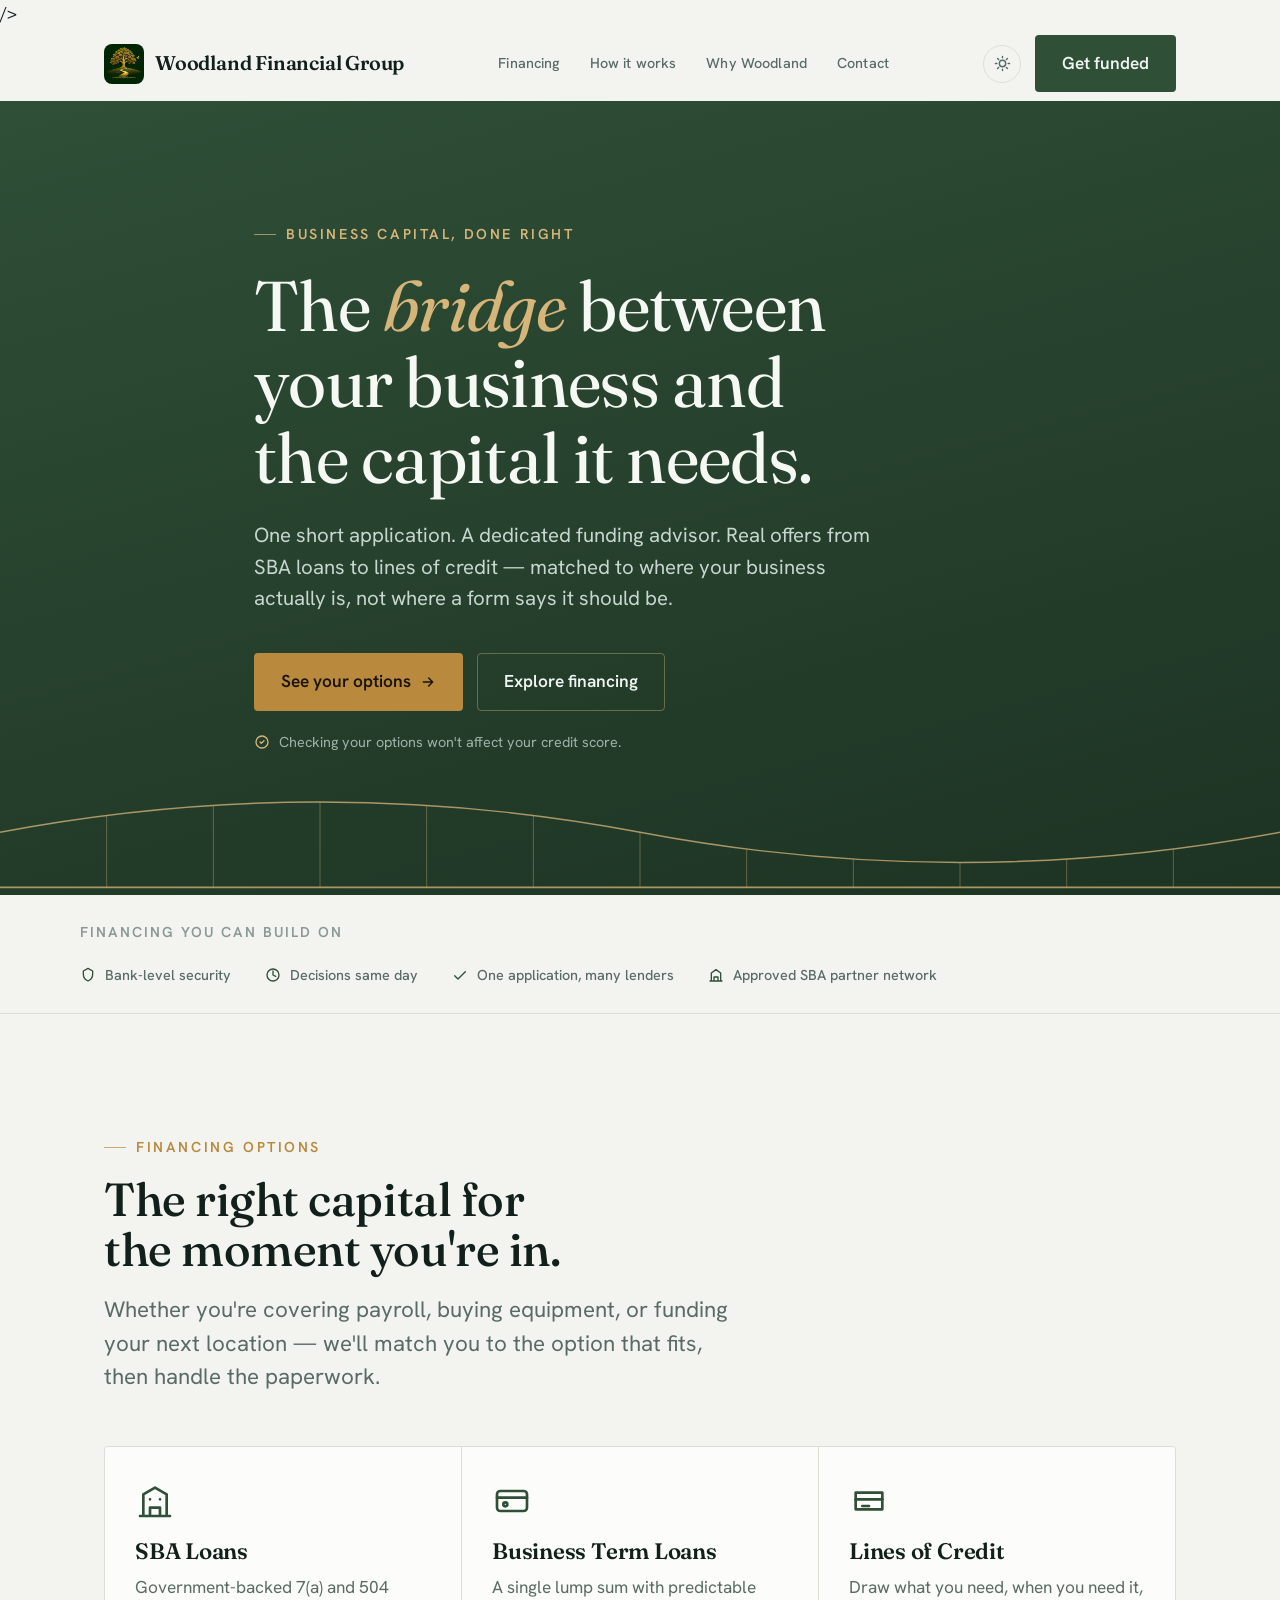
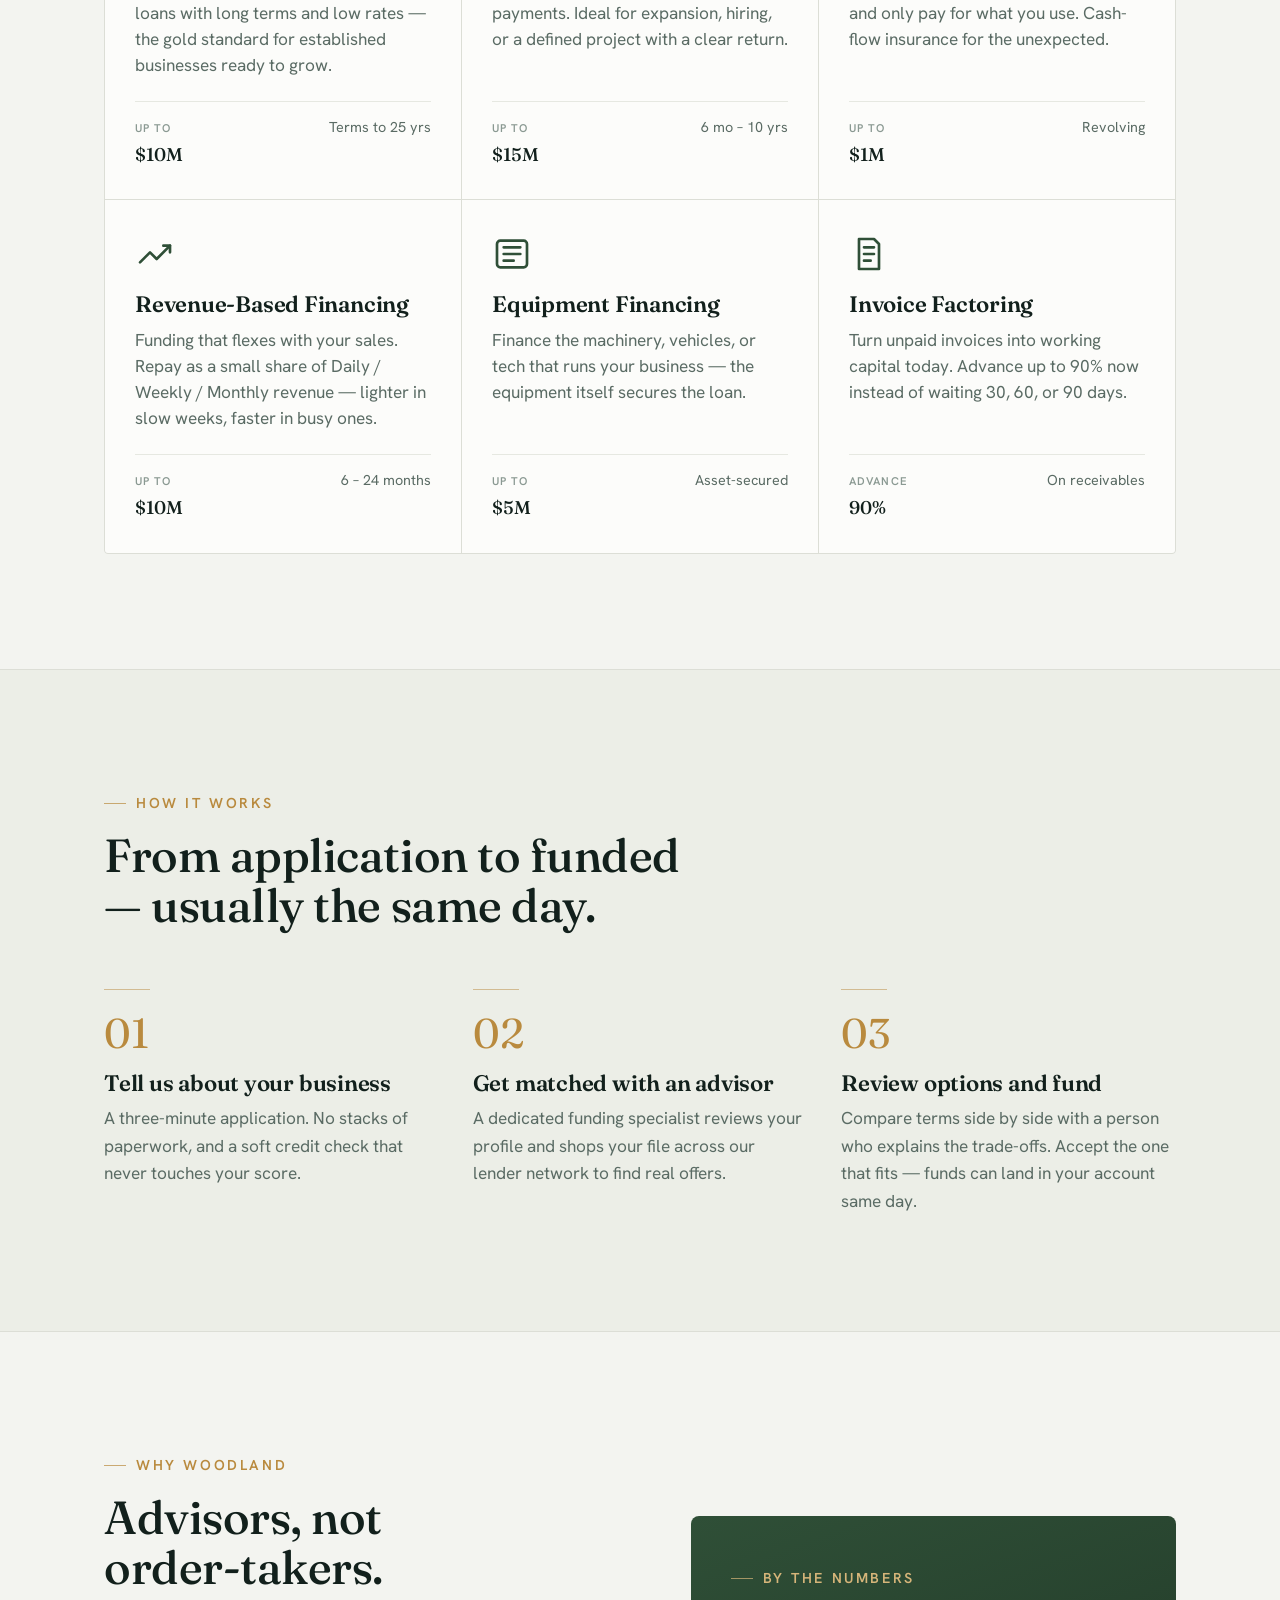
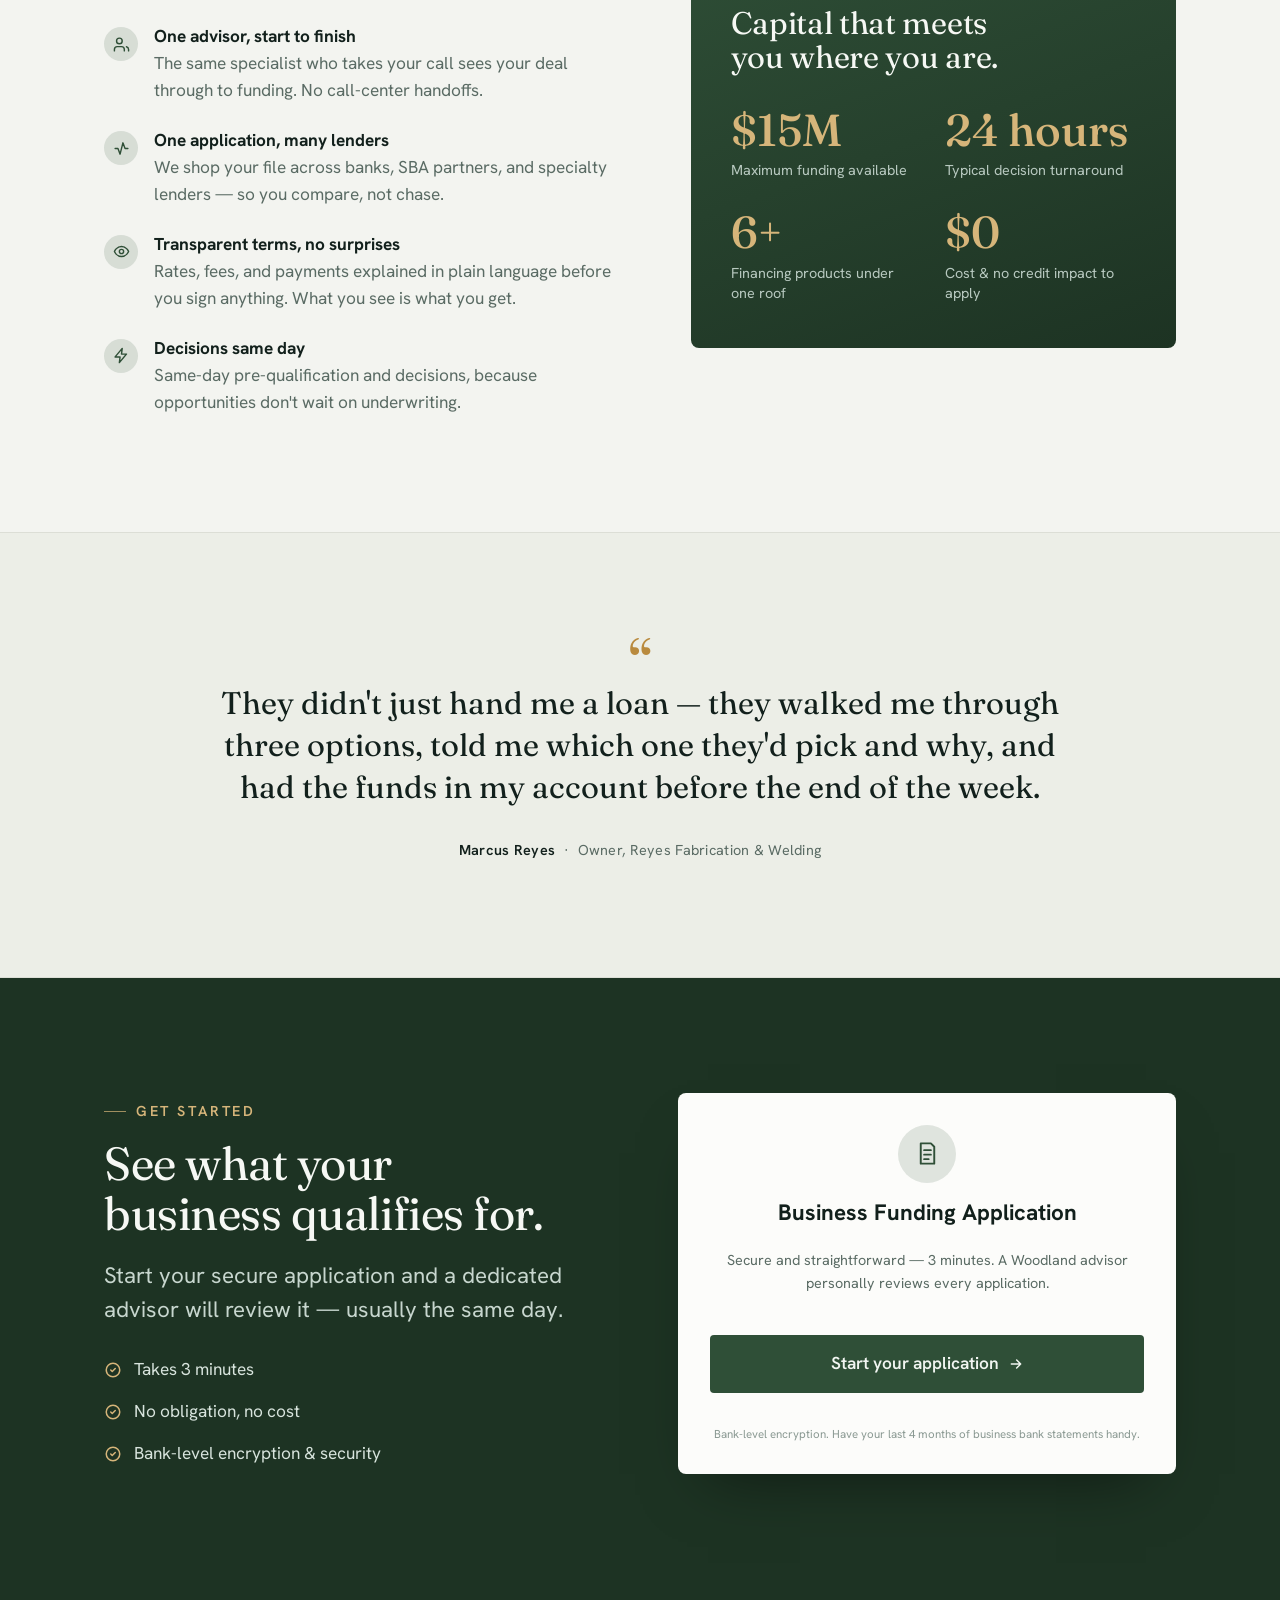
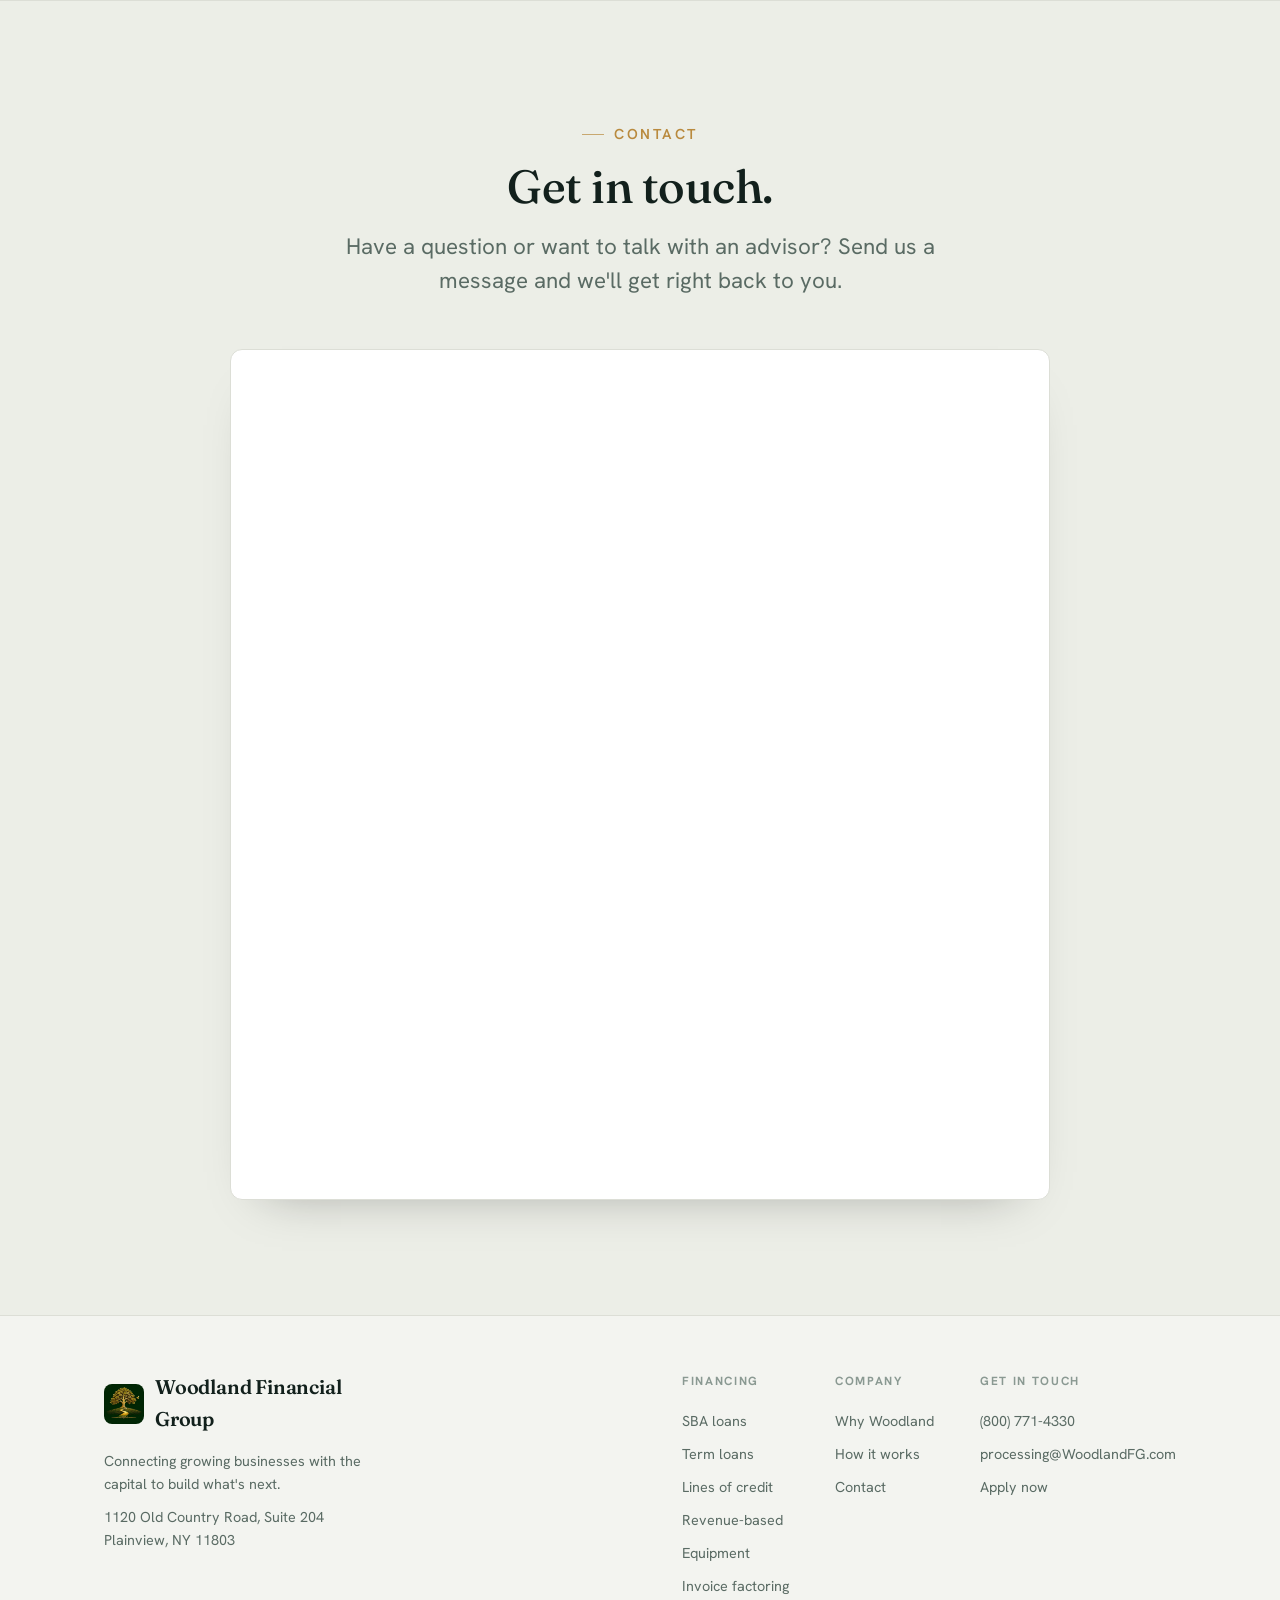
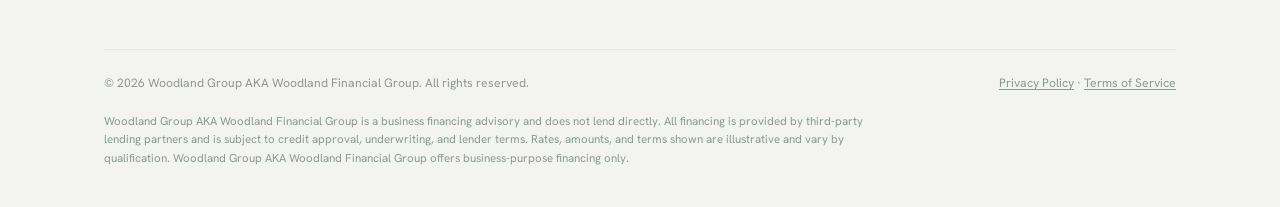
<file: index.html>
<!DOCTYPE html>
<html lang="en">
<head>
<meta charset="UTF-8" />
<meta name="viewport" content="width=device-width, initial-scale=1.0" />
<title>Woodland Financial Group — Capital for the business you're building</title>
<link rel="icon" type="image/jpeg" href="assets/woodland-logo.jpg" />
<meta name="description" content="Woodland Financial Group connects growing businesses with the right capital — SBA loans, lines of credit, revenue-based financing and more. One application, a dedicated advisor, real options."
<link rel="canonical" href="https://www.woodlandfinancialgroup.com/" />
<meta property="og:type" content="website" />
<meta property="og:site_name" content="Woodland Financial Group" />
<meta property="og:title" content="Woodland Financial Group — Capital for the business you're building" />
<meta property="og:description" content="Woodland Financial Group connects growing businesses with the right capital — SBA loans, lines of credit, revenue-based financing and more. One application, a dedicated advisor, real options." />
<meta property="og:url" content="https://www.woodlandfinancialgroup.com/" />
<meta property="og:image" content="https://www.woodlandfinancialgroup.com/assets/woodland-logo.jpg" />
<meta name="twitter:card" content="summary" />
<meta name="twitter:title" content="Woodland Financial Group — Capital for the business you're building" />
<meta name="twitter:description" content="Woodland Financial Group connects growing businesses with the right capital — SBA loans, lines of credit, revenue-based financing and more. One application, a dedicated advisor, real options." />
<meta name="twitter:image" content="https://www.woodlandfinancialgroup.com/assets/woodland-logo.jpg" />
<script type="application/ld+json">
{"@context":"https://schema.org","@type":"FinancialService","name":"Woodland Financial Group","alternateName":"Woodland Group","url":"https://www.woodlandfinancialgroup.com/","logo":"https://www.woodlandfinancialgroup.com/assets/woodland-logo.jpg","image":"https://www.woodlandfinancialgroup.com/assets/woodland-logo.jpg","telephone":"+1-800-771-4330","email":"processing@WoodlandFG.com","description":"Business financing advisory offering SBA loans, lines of credit, term loans, revenue-based financing, equipment financing and invoice factoring.","address":{"@type":"PostalAddress","streetAddress":"1120 Old Country Road, Suite 204","addressLocality":"Plainview","addressRegion":"NY","postalCode":"11803","addressCountry":"US"},"areaServed":"US"}
</script> />

<link rel="preconnect" href="https://fonts.googleapis.com" />
<link rel="preconnect" href="https://fonts.gstatic.com" crossorigin />
<link href="https://fonts.googleapis.com/css2?family=Fraunces:opsz,wght@9..144,400;9..144,500;9..144,600&family=Hanken+Grotesk:wght@400;500;600;700&display=swap" rel="stylesheet" />

<style>
/* ============================================================
   WOODLAND FINANCIAL GROUP — landing page
   Palette: hunter-green brand, cool limestone ground, antique gold hairline
   Type: Fraunces (display) + Hanken Grotesk (body)
   ============================================================ */

:root {
  /* brand */
  --emerald:        #2F4F37;
  --emerald-deep:   #1D3323;
  --emerald-bright: #3F6A49;
  --gold:           #B98A3E;
  --gold-soft:      #D6B57A;

  /* light theme tokens (default) */
  --bg:        #F3F4F0;   /* cool limestone */
  --bg-alt:    #ECEEE7;
  --surface:   #FCFCFA;
  --ink:       #12201C;
  --muted:     #5A6B64;
  --faint:     #8A9992;
  --line:      #DCDED6;
  --line-soft: #E6E8E1;
  --brand:     var(--emerald);
  --brand-ink: #2A4831;      /* readable hunter green on light */
  --on-brand:  #F1F5F1;

  /* type scale */
  --step--1: clamp(0.82rem, 0.79rem + 0.15vw, 0.9rem);
  --step-0:  clamp(1rem, 0.96rem + 0.2vw, 1.08rem);
  --step-1:  clamp(1.2rem, 1.12rem + 0.4vw, 1.4rem);
  --step-2:  clamp(1.5rem, 1.35rem + 0.75vw, 1.95rem);
  --step-3:  clamp(2rem, 1.7rem + 1.5vw, 2.9rem);
  --step-4:  clamp(2.6rem, 2.0rem + 3vw, 4.6rem);

  --maxw: 1120px;
  --radius: 4px;
  --ease: cubic-bezier(0.2, 0.7, 0.2, 1);
}

@media (prefers-color-scheme: dark) {
  :root {
    --bg:        #0A1512;
    --bg-alt:    #0E1B17;
    --surface:   #10201B;
    --ink:       #E8ECE6;
    --muted:     #9DACA4;
    --faint:     #6E7E76;
    --line:      #24352E;
    --line-soft: #1B2A24;
    --brand:     #6FAF7E;
    --brand-ink: #9AC9A4;
    --on-brand:  #EAF3EE;
  }
}
/* explicit toggle wins in both directions */
:root[data-theme="light"] {
  --bg:#F3F4F0; --bg-alt:#ECEEE7; --surface:#FCFCFA; --ink:#12201C;
  --muted:#5A6B64; --faint:#8A9992; --line:#DCDED6; --line-soft:#E6E8E1;
  --brand:var(--emerald); --brand-ink:#2A4831; --on-brand:#F1F5F1;
}
:root[data-theme="dark"] {
  --bg:#0A1512; --bg-alt:#0E1B17; --surface:#10201B; --ink:#E8ECE6;
  --muted:#9DACA4; --faint:#6E7E76; --line:#24352E; --line-soft:#1B2A24;
  --brand:#6FAF7E; --brand-ink:#9AC9A4; --on-brand:#EAF3EE;
}

* { box-sizing: border-box; }
html { scroll-behavior: smooth; }
@media (prefers-reduced-motion: reduce) { html { scroll-behavior: auto; } }

body {
  margin: 0;
  background: var(--bg);
  color: var(--ink);
  font-family: "Hanken Grotesk", system-ui, sans-serif;
  font-size: var(--step-0);
  line-height: 1.6;
  -webkit-font-smoothing: antialiased;
  text-rendering: optimizeLegibility;
}

h1, h2, h3 {
  font-family: "Fraunces", Georgia, serif;
  font-weight: 500;
  line-height: 1.08;
  letter-spacing: -0.01em;
  text-wrap: balance;
  margin: 0;
}

p { margin: 0; }
a { color: inherit; }

.wrap { width: 100%; max-width: var(--maxw); margin: 0 auto; padding: 0 24px; }

.eyebrow {
  font-size: var(--step--1);
  letter-spacing: 0.18em;
  text-transform: uppercase;
  font-weight: 600;
  color: var(--gold);
  display: inline-flex;
  align-items: center;
  gap: 10px;
}
.eyebrow::before {
  content: "";
  width: 22px; height: 1px; background: var(--gold); opacity: 0.7;
}

.btn {
  display: inline-flex; align-items: center; gap: 9px;
  font-family: inherit; font-size: var(--step-0); font-weight: 600;
  padding: 14px 26px; border-radius: var(--radius);
  border: 1px solid transparent; cursor: pointer;
  text-decoration: none; transition: transform .25s var(--ease), background .25s var(--ease), border-color .25s var(--ease), color .25s var(--ease);
}
.btn-primary { background: var(--brand); color: var(--on-brand); }
.btn-primary:hover { transform: translateY(-2px); background: var(--emerald-bright); }
:root[data-theme="dark"] .btn-primary { color: #05110D; }
@media (prefers-color-scheme: dark) { :root:not([data-theme="light"]) .btn-primary { color: #05110D; } }
.btn-ghost { background: transparent; color: var(--ink); border-color: var(--line); }
.btn-ghost:hover { border-color: var(--brand); color: var(--brand-ink); }
.btn-on-dark { background: var(--gold); color: #1A1206; }
.btn-on-dark:hover { transform: translateY(-2px); background: var(--gold-soft); }
.btn:focus-visible { outline: 2px solid var(--gold); outline-offset: 3px; }
a:focus-visible, button:focus-visible, input:focus-visible, select:focus-visible {
  outline: 2px solid var(--gold); outline-offset: 2px;
}

/* ---------- Header ---------- */
.site-header {
  position: sticky; top: 0; z-index: 50;
  background: color-mix(in srgb, var(--bg) 94%, transparent);
  -webkit-backdrop-filter: blur(6px);
  backdrop-filter: blur(6px);
  border-bottom: 1px solid transparent;
  transition: border-color .3s var(--ease);
}
.site-header.scrolled { border-bottom-color: var(--line); }
.nav { display: flex; align-items: center; justify-content: space-between; height: 72px; }
.brand { display: flex; align-items: center; gap: 11px; text-decoration: none; color: var(--ink); }
.brand-mark { width: 40px; height: 40px; flex: none; border-radius: 8px; object-fit: cover; }
.brand-name { font-family: "Fraunces", serif; font-weight: 600; font-size: 1.24rem; letter-spacing: -0.01em; }
.nav-links { display: flex; align-items: center; gap: 30px; }
.nav-links a { text-decoration: none; color: var(--muted); font-size: var(--step--1); font-weight: 500; letter-spacing: 0.01em; transition: color .2s; }
.nav-links a:hover { color: var(--ink); }
.nav-cta { display: flex; align-items: center; gap: 14px; }
.theme-toggle {
  width: 38px; height: 38px; border-radius: 50%; border: 1px solid var(--line);
  background: transparent; color: var(--muted); cursor: pointer; display: grid; place-items: center;
  transition: color .2s, border-color .2s;
}
.theme-toggle:hover { color: var(--ink); border-color: var(--brand); }
@media (max-width: 860px) { .nav-links { display: none; } .nav-cta .btn { display: none; } }

/* ---------- Hero ---------- */
.hero {
  position: relative; overflow: hidden;
  background: linear-gradient(165deg, var(--emerald) 0%, var(--emerald-deep) 100%);
  color: var(--on-brand);
  padding: clamp(70px, 9vw, 128px) 0 clamp(90px, 11vw, 150px);
}
.hero .eyebrow { color: var(--gold-soft); }
.hero .eyebrow::before { background: var(--gold-soft); }
.hero-grid { position: relative; z-index: 2; max-width: 820px; }
.hero h1 {
  font-size: var(--step-4);
  font-weight: 400;
  margin: 22px 0 0;
  color: #F6F8F4;
}
.hero h1 em { font-style: italic; color: var(--gold-soft); }
.hero-sub {
  margin-top: 24px; font-size: clamp(1.05rem, 1rem + 0.4vw, 1.28rem);
  color: #C7D6CE; max-width: 56ch; line-height: 1.55;
}
.hero-actions { margin-top: 38px; display: flex; flex-wrap: wrap; gap: 14px; align-items: center; }
.hero-note { margin-top: 20px; font-size: var(--step--1); color: #9FB3A9; display: flex; align-items: center; gap: 9px; }
.hero-note svg { flex: none; color: var(--gold-soft); }

/* ---------- load-in sequence ---------- */
.site-header { animation: headerIn .7s var(--ease) both; }
@keyframes headerIn { from { opacity: 0; transform: translateY(-14px); } to { opacity: 1; transform: none; } }

.hero-grid > * { opacity: 0; transform: translateY(18px); animation: heroIn .85s var(--ease) forwards; }
.hero-grid > *:nth-child(1) { animation-delay: .15s; }
.hero-grid > *:nth-child(2) { animation-delay: .30s; }
.hero-grid > *:nth-child(3) { animation-delay: .48s; }
.hero-grid > *:nth-child(4) { animation-delay: .64s; }
.hero-grid > *:nth-child(5) { animation-delay: .80s; }
@keyframes heroIn { to { opacity: 1; transform: none; } }

/* bridge svg motif — arch spans full width, edge to edge */
.bridge {
  position: absolute; left: 0; right: 0; bottom: -2px; width: 100%; height: auto;
  z-index: 1; opacity: 0.95; pointer-events: none;
}
.bridge .cable { stroke: var(--gold-soft); stroke-width: 1.6; fill: none; opacity: 0.8; }
.bridge .tower { stroke: var(--gold-soft); stroke-width: 1.6; fill: none; opacity: 0.7; }
.bridge .deck { stroke: var(--gold-soft); stroke-width: 1.8; fill: none; opacity: 0.8; }
.bridge .posts path {
  stroke: var(--gold-soft); stroke-width: 1.1; fill: none; opacity: 0.4;
  stroke-dasharray: 150; stroke-dashoffset: 150; animation: draw .7s var(--ease) forwards;
}
.bridge .posts path:nth-child(1)  { animation-delay: .50s; }
.bridge .posts path:nth-child(2)  { animation-delay: .57s; }
.bridge .posts path:nth-child(3)  { animation-delay: .64s; }
.bridge .posts path:nth-child(4)  { animation-delay: .71s; }
.bridge .posts path:nth-child(5)  { animation-delay: .78s; }
.bridge .posts path:nth-child(6)  { animation-delay: .85s; }
.bridge .posts path:nth-child(7)  { animation-delay: .92s; }
.bridge .posts path:nth-child(8)  { animation-delay: .99s; }
.bridge .posts path:nth-child(9)  { animation-delay: 1.06s; }
.bridge .posts path:nth-child(10) { animation-delay: 1.13s; }
.bridge .posts path:nth-child(11) { animation-delay: 1.20s; }
.bridge .posts path:nth-child(12) { animation-delay: 1.27s; }
.draw { stroke-dasharray: var(--len, 1600); stroke-dashoffset: var(--len, 1600); animation: draw 2.2s var(--ease) forwards; }
@keyframes draw { to { stroke-dashoffset: 0; } }
@media (prefers-reduced-motion: reduce) {
  .site-header, .hero-grid > * { animation: none; opacity: 1; transform: none; }
  .draw, .bridge .posts path { animation: none; stroke-dashoffset: 0; }
}

/* ---------- Trust bar ---------- */
.trust {
  border-bottom: 1px solid var(--line);
  background: var(--bg);
}
.trust-inner { display: flex; flex-wrap: wrap; align-items: center; justify-content: space-between; gap: 20px 40px; padding: 26px 0; }
.trust-label { font-size: var(--step--1); color: var(--faint); letter-spacing: 0.14em; text-transform: uppercase; font-weight: 600; }
.trust-items { display: flex; flex-wrap: wrap; gap: 14px 34px; }
.trust-item { display: flex; align-items: center; gap: 9px; font-size: var(--step--1); color: var(--muted); font-weight: 500; }
.trust-item svg { color: var(--brand); flex: none; }

/* ---------- Section shell ---------- */
.section { padding: clamp(64px, 9vw, 120px) 0; }
.section-head { max-width: 640px; margin-bottom: 52px; }
.section-head.center { margin-inline: auto; text-align: center; }
.section-head.center .eyebrow { justify-content: center; }
.section-head h2 { font-size: var(--step-3); margin-top: 16px; }
.section-head p { margin-top: 18px; color: var(--muted); font-size: var(--step-1); line-height: 1.5; }

/* ---------- Products ---------- */
.products { background: var(--bg); }
.product-grid { display: grid; grid-template-columns: repeat(3, 1fr); gap: 1px; background: var(--line); border: 1px solid var(--line); border-radius: var(--radius); overflow: hidden; }
@media (max-width: 900px) { .product-grid { grid-template-columns: repeat(2, 1fr); } }
@media (max-width: 560px) { .product-grid { grid-template-columns: 1fr; } }
.product {
  background: var(--surface); padding: 34px 30px 30px;
  display: flex; flex-direction: column; gap: 12px;
  transition: background .3s var(--ease);
  position: relative;
}
.product:hover { background: var(--bg-alt); }
.product-icon { width: 40px; height: 40px; color: var(--brand); margin-bottom: 6px; }
.product h3 { font-size: var(--step-1); font-weight: 600; }
.product p { color: var(--muted); font-size: var(--step-0); line-height: 1.5; flex: 1; }
.product-meta { margin-top: 10px; padding-top: 14px; border-top: 1px solid var(--line-soft); display: flex; justify-content: space-between; align-items: baseline; gap: 8px; }
.product-meta .amt { font-family: "Fraunces", serif; font-size: 1.15rem; font-weight: 500; color: var(--ink); font-variant-numeric: tabular-nums; }
.product-meta .amt small { display: block; font-family: "Hanken Grotesk", sans-serif; font-size: 0.7rem; letter-spacing: 0.1em; text-transform: uppercase; color: var(--faint); font-weight: 600; margin-bottom: 2px; }
.product-meta .term { font-size: var(--step--1); color: var(--muted); text-align: right; }

/* ---------- How it works ---------- */
.how { background: var(--bg-alt); border-block: 1px solid var(--line); }
.steps { display: grid; grid-template-columns: repeat(3, 1fr); gap: 34px; margin-top: 8px; }
@media (max-width: 760px) { .steps { grid-template-columns: 1fr; gap: 40px; } }
.step { position: relative; padding-top: 30px; }
.step-num { font-family: "Fraunces", serif; font-size: 2.6rem; font-weight: 400; color: var(--gold); line-height: 1; font-variant-numeric: tabular-nums; }
.step h3 { font-size: var(--step-1); font-weight: 600; margin-top: 16px; }
.step p { margin-top: 10px; color: var(--muted); font-size: var(--step-0); }
.step::before { content: ""; position: absolute; top: 6px; left: 0; width: 46px; height: 1px; background: var(--gold); opacity: 0.5; }

/* ---------- Why / feature split ---------- */
.why { background: var(--bg); }
.why-grid { display: grid; grid-template-columns: 1.05fr 1fr; gap: clamp(40px, 6vw, 90px); align-items: center; }
@media (max-width: 840px) { .why-grid { grid-template-columns: 1fr; gap: 44px; } }
.why-list { display: flex; flex-direction: column; gap: 26px; margin-top: 34px; }
.why-item { display: flex; gap: 16px; }
.why-item .dot { flex: none; width: 34px; height: 34px; border-radius: 50%; background: color-mix(in srgb, var(--brand) 14%, transparent); color: var(--brand); display: grid; place-items: center; }
.why-item h3 { font-size: var(--step-0); font-weight: 700; font-family: "Hanken Grotesk", sans-serif; letter-spacing: 0; }
.why-item p { color: var(--muted); font-size: var(--step-0); margin-top: 4px; }

.why-panel {
  background: linear-gradient(160deg, var(--emerald) 0%, var(--emerald-deep) 100%);
  color: var(--on-brand); border-radius: 8px; padding: 44px 40px;
  position: relative; overflow: hidden;
}
.why-panel .eyebrow { color: var(--gold-soft); }
.why-panel .eyebrow::before { background: var(--gold-soft); }
.why-panel h3 { font-family: "Fraunces", serif; font-size: var(--step-2); font-weight: 400; color: #F6F8F4; margin-top: 16px; }
.stat-grid { display: grid; grid-template-columns: 1fr 1fr; gap: 30px 24px; margin-top: 34px; }
.stat .n { font-family: "Fraunces", serif; font-size: clamp(2rem, 1.6rem + 1.6vw, 2.8rem); font-weight: 500; color: var(--gold-soft); font-variant-numeric: tabular-nums; line-height: 1; }
.stat .l { margin-top: 8px; font-size: var(--step--1); color: #B8C9C0; line-height: 1.4; }

/* ---------- Testimonial ---------- */
.quote-sec { background: var(--bg-alt); border-block: 1px solid var(--line); }
.quote { max-width: 900px; margin: 0 auto; text-align: center; }
.quote blockquote { font-family: "Fraunces", serif; font-weight: 400; font-size: var(--step-2); line-height: 1.35; margin: 0; color: var(--ink); text-wrap: balance; }
.quote .mark { font-family: "Fraunces", serif; font-size: 4rem; color: var(--gold); line-height: 0.5; height: 34px; display: block; }
.quote-by { margin-top: 30px; font-size: var(--step--1); color: var(--muted); letter-spacing: 0.02em; }
.quote-by strong { color: var(--ink); font-weight: 600; }

/* ---------- CTA / Apply ---------- */
.apply { background: var(--emerald-deep); color: var(--on-brand); position: relative; overflow: hidden; }
.apply-grid { display: grid; grid-template-columns: 1fr 1fr; gap: clamp(40px, 6vw, 80px); align-items: start; position: relative; z-index: 2; }
@media (max-width: 840px) { .apply-grid { grid-template-columns: 1fr; gap: 40px; } }
.apply .eyebrow { color: var(--gold-soft); }
.apply .eyebrow::before { background: var(--gold-soft); }
.apply h2 { font-size: var(--step-3); color: #F6F8F4; margin-top: 16px; font-weight: 400; }
.apply-lead { margin-top: 20px; color: #C7D6CE; font-size: var(--step-1); line-height: 1.5; max-width: 46ch; }
.apply-points { margin-top: 30px; display: flex; flex-direction: column; gap: 14px; list-style: none; padding: 0; }
.apply-points li { display: flex; gap: 12px; align-items: center; color: #D8E4DD; font-size: var(--step-0); }
.apply-points svg { color: var(--gold-soft); flex: none; }

.form-card { background: var(--surface); color: var(--ink); border-radius: 8px; padding: 32px; box-shadow: 0 30px 60px -30px rgba(0,0,0,0.5); }
.form-card h3 { font-family: "Hanken Grotesk", sans-serif; font-weight: 700; font-size: var(--step-1); letter-spacing: 0; }
.form-card .sub { color: var(--muted); font-size: var(--step--1); margin-top: 6px; }
.field-row { display: grid; grid-template-columns: 1fr 1fr; gap: 14px; }
@media (max-width: 480px) { .field-row { grid-template-columns: 1fr; } }
.field { display: flex; flex-direction: column; gap: 6px; margin-top: 16px; }
.field label { font-size: 0.78rem; font-weight: 600; letter-spacing: 0.03em; color: var(--muted); }
.field input, .field select {
  font-family: inherit; font-size: var(--step-0); color: var(--ink);
  background: var(--bg); border: 1px solid var(--line); border-radius: var(--radius);
  padding: 12px 13px; width: 100%; transition: border-color .2s;
}
.field input:focus, .field select:focus { border-color: var(--brand); outline: none; box-shadow: 0 0 0 3px color-mix(in srgb, var(--brand) 18%, transparent); }
.form-card .btn { width: 100%; justify-content: center; margin-top: 22px; }
.form-fine { margin-top: 14px; font-size: 0.72rem; color: var(--faint); line-height: 1.5; text-align: center; }
.form-success { display: none; text-align: center; padding: 20px 6px; }
.form-success.show { display: block; }
.form-success svg { color: var(--brand); }
.form-success h3 { margin-top: 12px; }
.form-success p { color: var(--muted); font-size: var(--step-0); margin-top: 8px; }

/* ---------- Footer ---------- */
.site-footer { background: var(--bg); border-top: 1px solid var(--line); padding: 56px 0 40px; }
.foot-top { display: flex; flex-wrap: wrap; justify-content: space-between; gap: 34px; }
.foot-brand { max-width: 300px; }
.foot-brand .brand { margin-bottom: 14px; }
.foot-brand p { color: var(--muted); font-size: var(--step--1); line-height: 1.6; }
.foot-cols { display: flex; flex-wrap: wrap; gap: 46px; }
.foot-col h4 { font-size: 0.74rem; letter-spacing: 0.14em; text-transform: uppercase; color: var(--faint); font-weight: 700; margin: 0 0 14px; }
.foot-col a { display: block; text-decoration: none; color: var(--muted); font-size: var(--step--1); padding: 5px 0; transition: color .2s; }
.foot-col a:hover { color: var(--brand-ink); }
.foot-bottom { margin-top: 46px; padding-top: 24px; border-top: 1px solid var(--line-soft); display: flex; flex-wrap: wrap; justify-content: space-between; gap: 14px; }
.foot-bottom p { font-size: 0.76rem; color: var(--faint); line-height: 1.6; }
.foot-bottom a { color: inherit; text-decoration: underline; text-underline-offset: 2px; transition: color .2s; }
.foot-bottom a:hover { color: var(--brand-ink); }
.disclaimer { max-width: 780px; margin-top: 18px; font-size: 0.72rem; color: var(--faint); line-height: 1.6; }

/* ---------- reveal animation ---------- */
.reveal { opacity: 0; transform: translateY(18px); transition: opacity .7s var(--ease), transform .7s var(--ease); will-change: opacity, transform; }
.reveal.in { opacity: 1; transform: none; will-change: auto; }
@media (prefers-reduced-motion: reduce) { .reveal { opacity: 1; transform: none; transition: none; } }
</style>
<!-- Google tag (gtag.js) -->
<script async src="https://www.googletagmanager.com/gtag/js?id=G-RSK5MNQCV7"></script>
<script>
  window.dataLayer = window.dataLayer || [];
  function gtag(){dataLayer.push(arguments);}
  gtag('js', new Date());
  gtag('config', 'G-RSK5MNQCV7');
</script>
</head>
<body>

<!-- ================= HEADER ================= -->
<header class="site-header" id="header">
  <div class="wrap nav">
    <a class="brand" href="#top" aria-label="Woodland Financial Group home">
      <img class="brand-mark" src="assets/woodland-logo.jpg" alt="Woodland Financial Group logo" width="40" height="40" />
      <span class="brand-name">Woodland Financial Group</span>
    </a>
    <nav class="nav-links" aria-label="Primary">
      <a href="#products">Financing</a>
      <a href="#how">How it works</a>
      <a href="#why">Why Woodland</a>
      <a href="#contact">Contact</a>
    </nav>
    <div class="nav-cta">
      <button class="theme-toggle" id="themeToggle" aria-label="Toggle color theme" title="Toggle theme">
        <svg width="17" height="17" viewBox="0 0 24 24" fill="none" stroke="currentColor" stroke-width="2" stroke-linecap="round"><circle cx="12" cy="12" r="4.5"/><path d="M12 2v2M12 20v2M2 12h2M20 12h2M5 5l1.5 1.5M17.5 17.5L19 19M5 19l1.5-1.5M17.5 6.5L19 5"/></svg>
      </button>
      <a href="apply.html" class="btn btn-primary">Get funded</a>
    </div>
  </div>
</header>

<main id="top">

<!-- ================= HERO ================= -->
<section class="hero">
  <div class="wrap hero-grid">
    <span class="eyebrow">Business capital, done right</span>
    <h1>The <em>bridge</em> between your business and the capital it needs.</h1>
    <p class="hero-sub">One short application. A dedicated funding advisor. Real offers from SBA loans to lines of credit — matched to where your business actually is, not where a form says it should be.</p>
    <div class="hero-actions">
      <a href="apply.html" class="btn btn-on-dark">See your options
        <svg width="16" height="16" viewBox="0 0 24 24" fill="none" stroke="currentColor" stroke-width="2.2" stroke-linecap="round" stroke-linejoin="round"><path d="M5 12h14M13 6l6 6-6 6"/></svg>
      </a>
      <a href="#products" class="btn btn-ghost" style="color:#F1F5F1;border-color:rgba(214,181,122,.4)">Explore financing</a>
    </div>
    <p class="hero-note">
      <svg width="16" height="16" viewBox="0 0 24 24" fill="none" stroke="currentColor" stroke-width="2" stroke-linecap="round" stroke-linejoin="round"><path d="M9 12l2 2 4-4"/><circle cx="12" cy="12" r="9"/></svg>
      Checking your options won't affect your credit score.
    </p>
  </div>

  <!-- bridge motif — smooth S-curve: one arch up, one arch down, edge to edge -->
  <svg class="bridge" viewBox="0 0 1440 160" preserveAspectRatio="none" aria-hidden="true">
    <path class="cable draw" style="--len:1700" d="M0 88 Q360 20 720 88 Q1080 156 1440 88"/>
    <path class="deck draw" style="--len:1440" d="M0 150 H1440"/>
    <g class="posts">
      <path d="M120 69 V150"/><path d="M240 58 V150"/><path d="M360 54 V150"/>
      <path d="M480 58 V150"/><path d="M600 69 V150"/><path d="M720 88 V150"/>
      <path d="M840 107 V150"/><path d="M960 118 V150"/><path d="M1080 122 V150"/>
      <path d="M1200 118 V150"/><path d="M1320 107 V150"/>
    </g>
  </svg>
</section>

<!-- ================= TRUST BAR ================= -->
<section class="trust">
  <div class="wrap trust-inner">
    <span class="trust-label">Financing you can build on</span>
    <div class="trust-items">
      <span class="trust-item"><svg width="16" height="16" viewBox="0 0 24 24" fill="none" stroke="currentColor" stroke-width="2" stroke-linecap="round" stroke-linejoin="round"><path d="M12 2l7 4v5c0 5-3.5 8.5-7 10-3.5-1.5-7-5-7-10V6z"/></svg>Bank-level security</span>
      <span class="trust-item"><svg width="16" height="16" viewBox="0 0 24 24" fill="none" stroke="currentColor" stroke-width="2" stroke-linecap="round" stroke-linejoin="round"><path d="M12 6v6l4 2"/><circle cx="12" cy="12" r="9"/></svg>Decisions same day</span>
      <span class="trust-item"><svg width="16" height="16" viewBox="0 0 24 24" fill="none" stroke="currentColor" stroke-width="2" stroke-linecap="round" stroke-linejoin="round"><path d="M20 7L9 18l-5-5"/></svg>One application, many lenders</span>
      <span class="trust-item"><svg width="16" height="16" viewBox="0 0 24 24" fill="none" stroke="currentColor" stroke-width="2" stroke-linecap="round" stroke-linejoin="round"><path d="M3 21h18M5 21V9l7-5 7 5v12M9 21v-6h6v6"/></svg>Approved SBA partner network</span>
    </div>
  </div>
</section>

<!-- ================= PRODUCTS ================= -->
<section class="section products" id="products">
  <div class="wrap">
    <div class="section-head reveal">
      <span class="eyebrow">Financing options</span>
      <h2>The right capital for the moment you're in.</h2>
      <p>Whether you're covering payroll, buying equipment, or funding your next location — we'll match you to the option that fits, then handle the paperwork.</p>
    </div>

    <div class="product-grid">
      <article class="product reveal">
        <svg class="product-icon" viewBox="0 0 24 24" fill="none" stroke="currentColor" stroke-width="1.6" stroke-linecap="round" stroke-linejoin="round"><path d="M3 21h18M5 21V8l7-4 7 4v13M9 21v-5h6v5"/><path d="M9 11h.01M15 11h.01"/></svg>
        <h3>SBA Loans</h3>
        <p>Government-backed 7(a) and 504 loans with long terms and low rates — the gold standard for established businesses ready to grow.</p>
        <div class="product-meta"><span class="amt"><small>Up to</small>$10M</span><span class="term">Terms to 25 yrs</span></div>
      </article>

      <article class="product reveal">
        <svg class="product-icon" viewBox="0 0 24 24" fill="none" stroke="currentColor" stroke-width="1.6" stroke-linecap="round" stroke-linejoin="round"><rect x="3" y="6" width="18" height="12" rx="2"/><path d="M3 10h18"/><circle cx="8" cy="14" r="1.2"/></svg>
        <h3>Business Term Loans</h3>
        <p>A single lump sum with predictable payments. Ideal for expansion, hiring, or a defined project with a clear return.</p>
        <div class="product-meta"><span class="amt"><small>Up to</small>$15M</span><span class="term">6 mo – 10 yrs</span></div>
      </article>

      <article class="product reveal">
        <svg class="product-icon" viewBox="0 0 24 24" fill="none" stroke="currentColor" stroke-width="1.6" stroke-linecap="round" stroke-linejoin="round"><path d="M4 7h16v10H4z"/><path d="M4 11h16"/><path d="M8 15h4"/></svg>
        <h3>Lines of Credit</h3>
        <p>Draw what you need, when you need it, and only pay for what you use. Cash-flow insurance for the unexpected.</p>
        <div class="product-meta"><span class="amt"><small>Up to</small>$1M</span><span class="term">Revolving</span></div>
      </article>

      <article class="product reveal">
        <svg class="product-icon" viewBox="0 0 24 24" fill="none" stroke="currentColor" stroke-width="1.6" stroke-linecap="round" stroke-linejoin="round"><path d="M3 17l6-6 4 4 8-8"/><path d="M17 7h4v4"/></svg>
        <h3>Revenue-Based Financing</h3>
        <p>Funding that flexes with your sales. Repay as a small share of Daily / Weekly / Monthly revenue — lighter in slow weeks, faster in busy ones.</p>
        <div class="product-meta"><span class="amt"><small>Up to</small>$10M</span><span class="term">6 – 24 months</span></div>
      </article>

      <article class="product reveal">
        <svg class="product-icon" viewBox="0 0 24 24" fill="none" stroke="currentColor" stroke-width="1.6" stroke-linecap="round" stroke-linejoin="round"><path d="M7 8h10M7 12h10M7 16h6"/><rect x="3" y="4" width="18" height="16" rx="2"/></svg>
        <h3>Equipment Financing</h3>
        <p>Finance the machinery, vehicles, or tech that runs your business — the equipment itself secures the loan.</p>
        <div class="product-meta"><span class="amt"><small>Up to</small>$5M</span><span class="term">Asset-secured</span></div>
      </article>

      <article class="product reveal">
        <svg class="product-icon" viewBox="0 0 24 24" fill="none" stroke="currentColor" stroke-width="1.6" stroke-linecap="round" stroke-linejoin="round"><path d="M6 3h9l3 3v15H6z"/><path d="M9 8h6M9 12h6M9 16h4"/></svg>
        <h3>Invoice Factoring</h3>
        <p>Turn unpaid invoices into working capital today. Advance up to 90% now instead of waiting 30, 60, or 90 days.</p>
        <div class="product-meta"><span class="amt"><small>Advance</small>90%</span><span class="term">On receivables</span></div>
      </article>
    </div>
  </div>
</section>

<!-- ================= HOW IT WORKS ================= -->
<section class="section how" id="how">
  <div class="wrap">
    <div class="section-head reveal">
      <span class="eyebrow">How it works</span>
      <h2>From application to funded — usually the same day.</h2>
    </div>
    <div class="steps">
      <div class="step reveal">
        <div class="step-num">01</div>
        <h3>Tell us about your business</h3>
        <p>A three-minute application. No stacks of paperwork, and a soft credit check that never touches your score.</p>
      </div>
      <div class="step reveal">
        <div class="step-num">02</div>
        <h3>Get matched with an advisor</h3>
        <p>A dedicated funding specialist reviews your profile and shops your file across our lender network to find real offers.</p>
      </div>
      <div class="step reveal">
        <div class="step-num">03</div>
        <h3>Review options and fund</h3>
        <p>Compare terms side by side with a person who explains the trade-offs. Accept the one that fits — funds can land in your account same day.</p>
      </div>
    </div>
  </div>
</section>

<!-- ================= WHY ================= -->
<section class="section why" id="why">
  <div class="wrap why-grid">
    <div class="reveal">
      <span class="eyebrow">Why Woodland</span>
      <h2 class="section-head" style="margin:16px 0 0;font-size:var(--step-3)">Advisors, not order-takers.</h2>
      <div class="why-list">
        <div class="why-item">
          <span class="dot"><svg width="17" height="17" viewBox="0 0 24 24" fill="none" stroke="currentColor" stroke-width="2" stroke-linecap="round" stroke-linejoin="round"><path d="M16 21v-2a4 4 0 0 0-4-4H6a4 4 0 0 0-4 4v2"/><circle cx="9" cy="7" r="4"/><path d="M22 21v-2a4 4 0 0 0-3-3.87"/></svg></span>
          <div><h3>One advisor, start to finish</h3><p>The same specialist who takes your call sees your deal through to funding. No call-center handoffs.</p></div>
        </div>
        <div class="why-item">
          <span class="dot"><svg width="17" height="17" viewBox="0 0 24 24" fill="none" stroke="currentColor" stroke-width="2" stroke-linecap="round" stroke-linejoin="round"><path d="M3 12h4l3 8 4-16 3 8h4"/></svg></span>
          <div><h3>One application, many lenders</h3><p>We shop your file across banks, SBA partners, and specialty lenders — so you compare, not chase.</p></div>
        </div>
        <div class="why-item">
          <span class="dot"><svg width="17" height="17" viewBox="0 0 24 24" fill="none" stroke="currentColor" stroke-width="2" stroke-linecap="round" stroke-linejoin="round"><path d="M2 12s3-7 10-7 10 7 10 7-3 7-10 7-10-7-10-7z"/><circle cx="12" cy="12" r="3"/></svg></span>
          <div><h3>Transparent terms, no surprises</h3><p>Rates, fees, and payments explained in plain language before you sign anything. What you see is what you get.</p></div>
        </div>
        <div class="why-item">
          <span class="dot"><svg width="17" height="17" viewBox="0 0 24 24" fill="none" stroke="currentColor" stroke-width="2" stroke-linecap="round" stroke-linejoin="round"><path d="M13 2L3 14h7l-1 8 10-12h-7z"/></svg></span>
          <div><h3>Decisions same day</h3><p>Same-day pre-qualification and decisions, because opportunities don't wait on underwriting.</p></div>
        </div>
      </div>
    </div>

    <aside class="why-panel reveal">
      <span class="eyebrow">By the numbers</span>
      <h3>Capital that meets you where you are.</h3>
      <div class="stat-grid">
        <div class="stat"><div class="n">$15M</div><div class="l">Maximum funding available</div></div>
        <div class="stat"><div class="n">24 hours</div><div class="l">Typical decision turnaround</div></div>
        <div class="stat"><div class="n">6+</div><div class="l">Financing products under one roof</div></div>
        <div class="stat"><div class="n">$0</div><div class="l">Cost &amp; no credit impact to apply</div></div>
      </div>
    </aside>
  </div>
</section>

<!-- ================= TESTIMONIAL ================= -->
<section class="section quote-sec">
  <div class="wrap quote reveal">
    <span class="mark">&ldquo;</span>
    <blockquote>They didn't just hand me a loan — they walked me through three options, told me which one they'd pick and why, and had the funds in my account before the end of the week.</blockquote>
    <p class="quote-by"><strong>Marcus Reyes</strong> &nbsp;·&nbsp; Owner, Reyes Fabrication &amp; Welding</p>
  </div>
</section>

<!-- ================= APPLY / CONTACT ================= -->
<section class="section apply" id="apply">
  <div class="wrap apply-grid">
    <div class="reveal">
      <span class="eyebrow">Get started</span>
      <h2>See what your business qualifies for.</h2>
      <p class="apply-lead">Start your secure application and a dedicated advisor will review it — usually the same day.</p>
      <ul class="apply-points">
        <li><svg width="18" height="18" viewBox="0 0 24 24" fill="none" stroke="currentColor" stroke-width="2" stroke-linecap="round" stroke-linejoin="round"><path d="M9 12l2 2 4-4"/><circle cx="12" cy="12" r="9"/></svg>Takes 3 minutes</li>
        <li><svg width="18" height="18" viewBox="0 0 24 24" fill="none" stroke="currentColor" stroke-width="2" stroke-linecap="round" stroke-linejoin="round"><path d="M9 12l2 2 4-4"/><circle cx="12" cy="12" r="9"/></svg>No obligation, no cost</li>
        <li><svg width="18" height="18" viewBox="0 0 24 24" fill="none" stroke="currentColor" stroke-width="2" stroke-linecap="round" stroke-linejoin="round"><path d="M9 12l2 2 4-4"/><circle cx="12" cy="12" r="9"/></svg>Bank-level encryption &amp; security</li>
      </ul>
    </div>

    <div class="form-card reveal" style="display:flex; flex-direction:column; gap:18px; text-align:center; align-items:center; justify-content:center;">
      <span style="width:58px; height:58px; border-radius:50%; background:color-mix(in srgb, var(--brand) 14%, transparent); color:var(--brand); display:grid; place-items:center;">
        <svg width="27" height="27" viewBox="0 0 24 24" fill="none" stroke="currentColor" stroke-width="1.7" stroke-linecap="round" stroke-linejoin="round"><path d="M6 3h9l3 3v15H6z"/><path d="M9 9h6M9 13h6M9 17h4"/></svg>
      </span>
      <h3>Business Funding Application</h3>
      <p class="sub">Secure and straightforward — 3 minutes. A Woodland advisor personally reviews every application.</p>
      <a href="apply.html" class="btn btn-primary" style="width:100%; justify-content:center;">Start your application
        <svg width="16" height="16" viewBox="0 0 24 24" fill="none" stroke="currentColor" stroke-width="2.2" stroke-linecap="round" stroke-linejoin="round"><path d="M5 12h14M13 6l6 6-6 6"/></svg>
      </a>
      <p class="form-fine">Bank-level encryption. Have your last 4 months of business bank statements handy.</p>
    </div>
  </div>
</section>

<!-- ================= CONTACT ================= -->
<section class="section" id="contact" style="background:var(--bg-alt); border-top:1px solid var(--line);">
  <div class="wrap">
    <div class="section-head center reveal">
      <span class="eyebrow">Contact</span>
      <h2>Get in touch.</h2>
      <p>Have a question or want to talk with an advisor? Send us a message and we'll get right back to you.</p>
    </div>
    <div class="reveal" style="max-width:820px; margin:0 auto; background:#FFFFFF; border:1px solid var(--line); border-radius:12px; padding:clamp(10px,2vw,20px); box-shadow:0 24px 50px -34px rgba(0,0,0,0.35);">
      <iframe
        id="JotFormIFrame-262156701050042"
        title="Woodland Financial Group — Contact"
        allow="geolocation; microphone; camera; fullscreen; payment"
        src="https://form.jotform.com/262156701050042"
        style="min-width:100%;max-width:100%;height:800px;border:none;"
        scrolling="no">
      </iframe>
    </div>
  </div>
</section>

</main>

<!-- ================= FOOTER ================= -->
<footer class="site-footer">
  <div class="wrap">
    <div class="foot-top">
      <div class="foot-brand">
        <a class="brand" href="#top">
          <img class="brand-mark" src="assets/woodland-logo.jpg" alt="Woodland Financial Group logo" width="40" height="40" />
          <span class="brand-name">Woodland Financial Group</span>
        </a>
        <p>Connecting growing businesses with the capital to build what's next.</p>
        <p style="margin-top:10px">1120 Old Country Road, Suite 204<br>Plainview, NY 11803</p>
      </div>
      <div class="foot-cols">
        <div class="foot-col">
          <h4>Financing</h4>
          <a href="#products">SBA loans</a>
          <a href="#products">Term loans</a>
          <a href="#products">Lines of credit</a>
          <a href="#products">Revenue-based</a>
          <a href="#products">Equipment</a>
          <a href="#products">Invoice factoring</a>
        </div>
        <div class="foot-col">
          <h4>Company</h4>
          <a href="#why">Why Woodland</a>
          <a href="#how">How it works</a>
          <a href="#contact">Contact</a>
        </div>
        <div class="foot-col">
          <h4>Get in touch</h4>
          <a href="tel:+18007714330">(800) 771-4330</a>
          <a href="mailto:processing@WoodlandFG.com">processing@WoodlandFG.com</a>
          <a href="apply.html">Apply now</a>
        </div>
      </div>
    </div>
    <div class="foot-bottom">
      <p>© 2026 Woodland Group AKA Woodland Financial Group. All rights reserved.</p>
      <p><a href="privacy.html">Privacy Policy</a> · <a href="terms.html">Terms of Service</a></p>
    </div>
    <p class="disclaimer">Woodland Group AKA Woodland Financial Group is a business financing advisory and does not lend directly. All financing is provided by third-party lending partners and is subject to credit approval, underwriting, and lender terms. Rates, amounts, and terms shown are illustrative and vary by qualification. Woodland Group AKA Woodland Financial Group offers business-purpose financing only.</p>
  </div>
</footer>

<script src="https://cdn.jotfor.ms/s/umd/latest/for-form-embed-handler.js"></script>
<script>window.jotformEmbedHandler("iframe[id='JotFormIFrame-262156701050042']", "https://form.jotform.com");</script>
<script>
(function () {
  /* theme toggle */
  var root = document.documentElement;
  var toggle = document.getElementById('themeToggle');
  toggle.addEventListener('click', function () {
    var current = root.getAttribute('data-theme');
    if (!current) {
      current = matchMedia('(prefers-color-scheme: dark)').matches ? 'dark' : 'light';
    }
    root.setAttribute('data-theme', current === 'dark' ? 'light' : 'dark');
  });

  /* sticky header border */
  var header = document.getElementById('header');
  var onScroll = function () { header.classList.toggle('scrolled', window.scrollY > 8); };
  onScroll();
  window.addEventListener('scroll', onScroll, { passive: true });

  /* scroll reveal */
  var reveals = document.querySelectorAll('.reveal');
  if ('IntersectionObserver' in window) {
    var io = new IntersectionObserver(function (entries) {
      entries.forEach(function (e, i) {
        if (e.isIntersecting) { e.target.classList.add('in'); io.unobserve(e.target); }
      });
    }, { threshold: 0.12, rootMargin: '0px 0px -40px 0px' });
    reveals.forEach(function (el) { io.observe(el); });
  } else {
    reveals.forEach(function (el) { el.classList.add('in'); });
  }

  /* the full application lives on apply.html (JotForm embed) */
})();
</script>
</body>
</html>
</file>
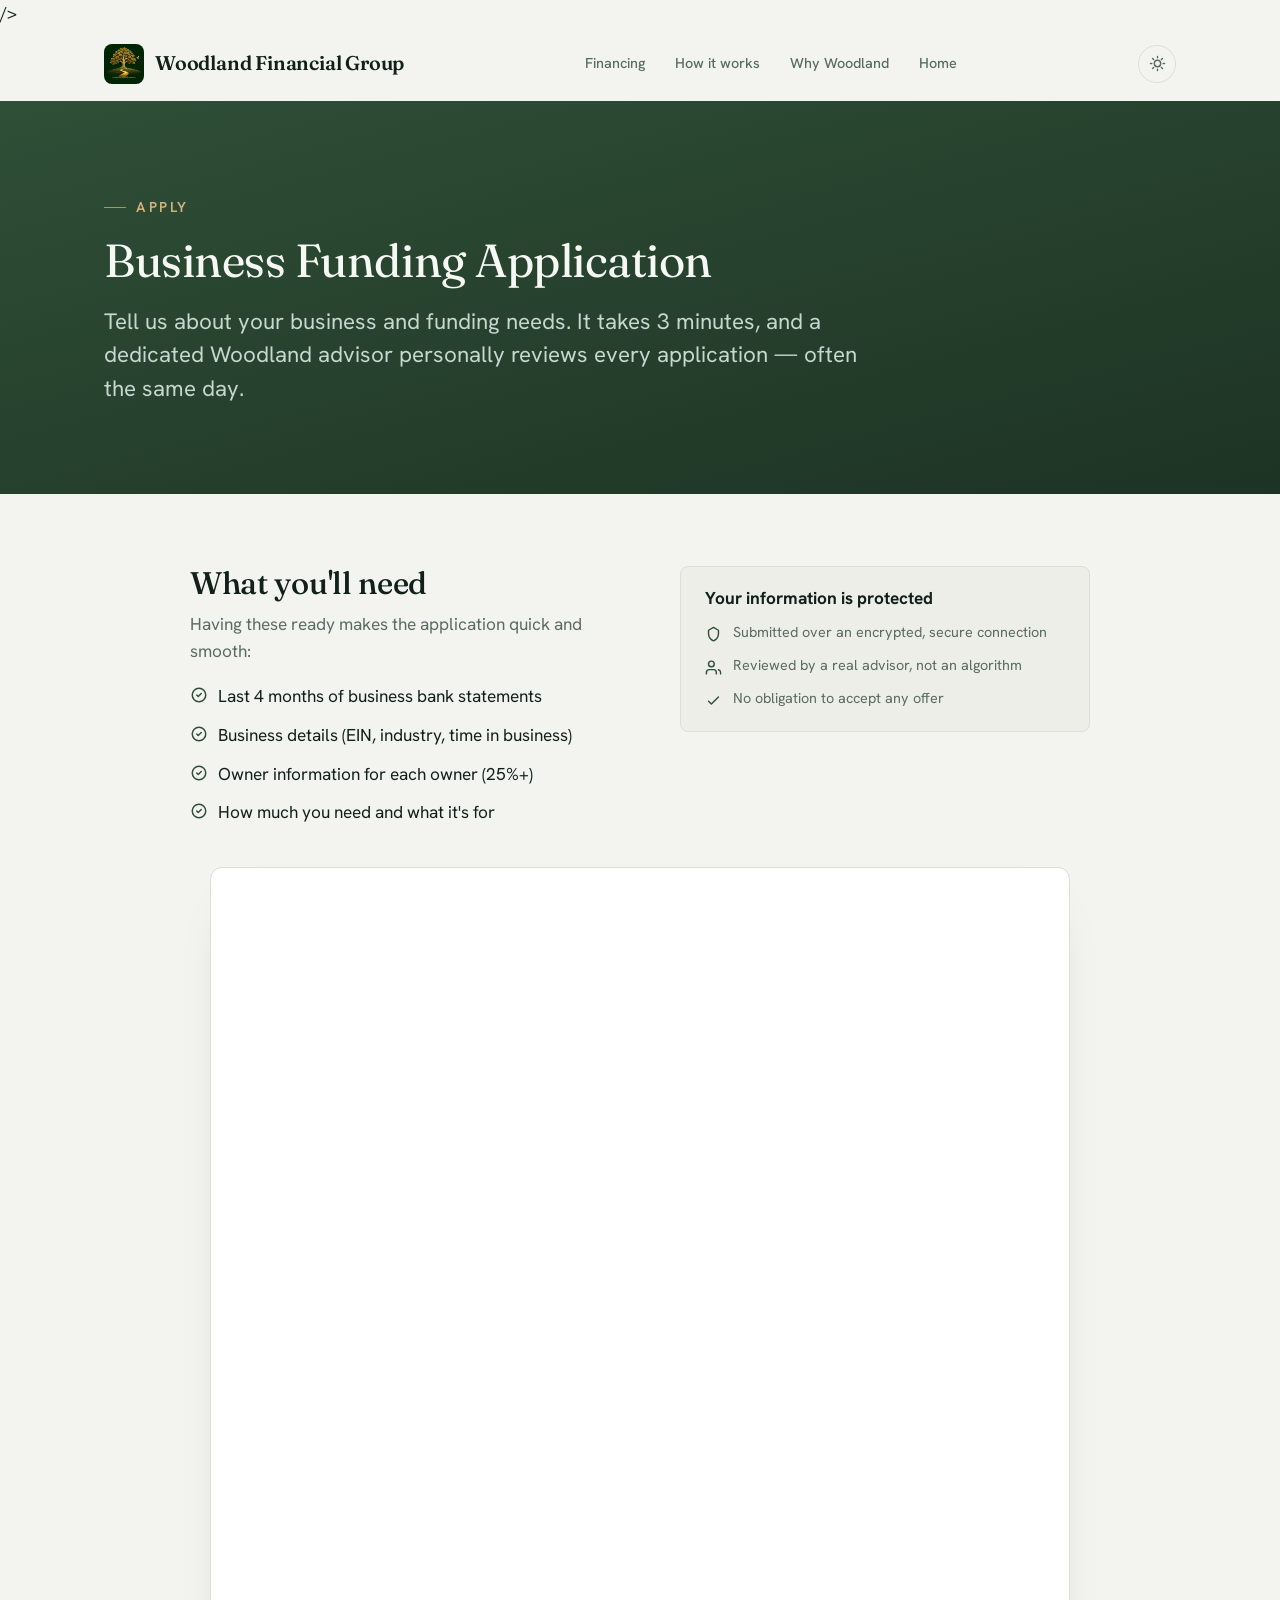
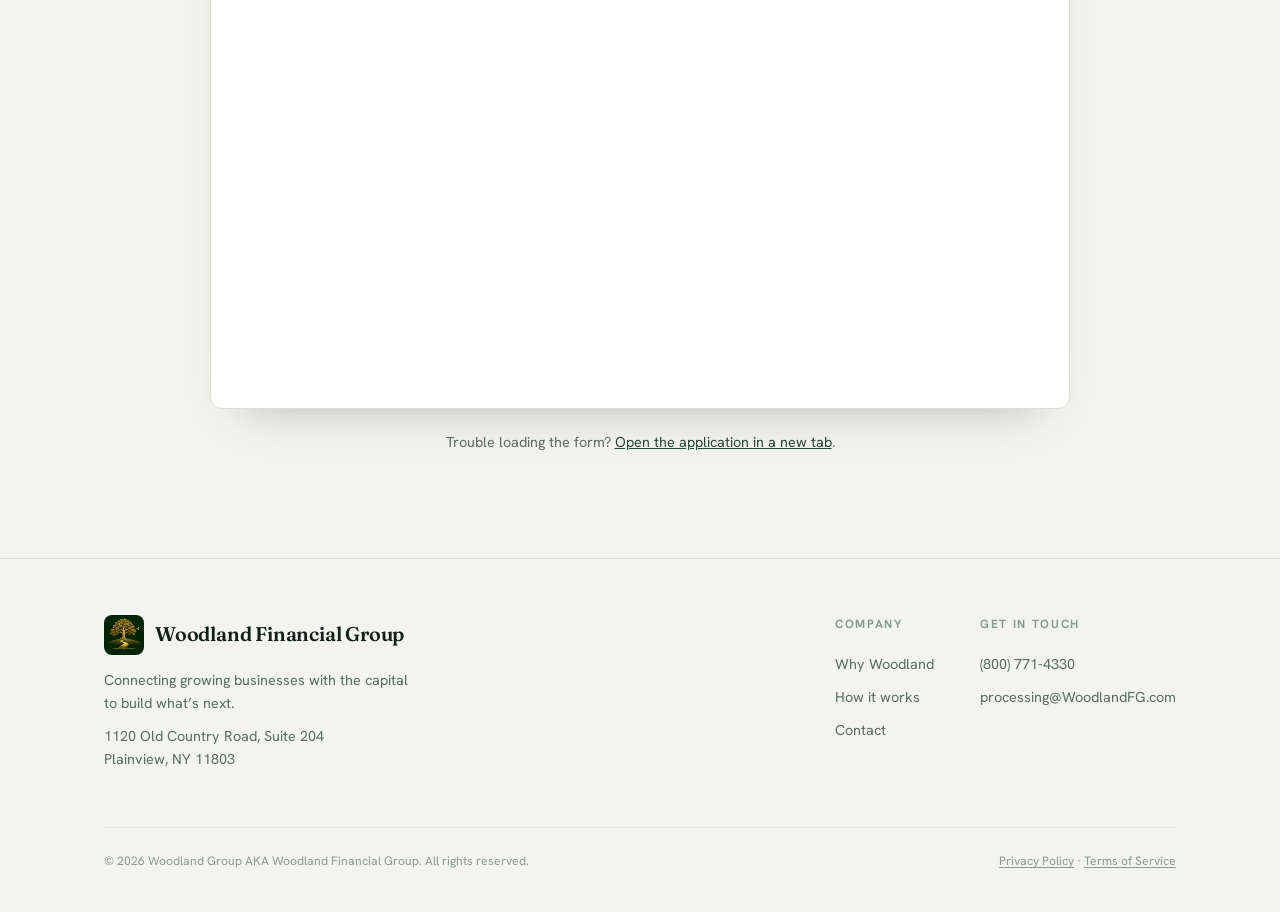
<file: apply.html>
<!DOCTYPE html>
<html lang="en">
<head>
<meta charset="UTF-8" />
<meta name="viewport" content="width=device-width, initial-scale=1.0" />
<title>Apply — Woodland Financial Group</title>
<link rel="icon" type="image/jpeg" href="assets/woodland-logo.jpg" />
<meta name="description" content="Start your business funding application with Woodland Financial Group. Secure, about 10 minutes, reviewed by a dedicated advisor."
<link rel="canonical" href="https://www.woodlandfinancialgroup.com/apply" />
<meta property="og:type" content="website" />
<meta property="og:site_name" content="Woodland Financial Group" />
<meta property="og:title" content="Apply — Woodland Financial Group" />
<meta property="og:description" content="Start your business funding application with Woodland Financial Group. Secure, about 10 minutes, reviewed by a dedicated advisor." />
<meta property="og:url" content="https://www.woodlandfinancialgroup.com/apply" />
<meta property="og:image" content="https://www.woodlandfinancialgroup.com/assets/woodland-logo.jpg" />
<meta name="twitter:card" content="summary" />
<meta name="twitter:title" content="Apply — Woodland Financial Group" />
<meta name="twitter:description" content="Start your business funding application with Woodland Financial Group. Secure, about 10 minutes, reviewed by a dedicated advisor." />
<meta name="twitter:image" content="https://www.woodlandfinancialgroup.com/assets/woodland-logo.jpg" /> />

<link rel="preconnect" href="https://fonts.googleapis.com" />
<link rel="preconnect" href="https://fonts.gstatic.com" crossorigin />
<link href="https://fonts.googleapis.com/css2?family=Fraunces:ital,opsz,wght@0,9..144,400;0,9..144,500;0,9..144,600;1,9..144,400&family=Hanken+Grotesk:wght@400;500;600;700&display=swap" rel="stylesheet" />

<style>
:root {
  --emerald:#2F4F37; --emerald-deep:#1D3323; --emerald-bright:#3F6A49;
  --gold:#B98A3E; --gold-soft:#D6B57A;
  --bg:#F3F4F0; --bg-alt:#ECEEE7; --surface:#FCFCFA; --ink:#12201C;
  --muted:#5A6B64; --faint:#8A9992; --line:#DCDED6; --line-soft:#E6E8E1;
  --brand:var(--emerald); --brand-ink:#2A4831; --on-brand:#F1F5F1;
  --step--1: clamp(0.82rem, 0.79rem + 0.15vw, 0.9rem);
  --step-0:  clamp(1rem, 0.96rem + 0.2vw, 1.08rem);
  --step-1:  clamp(1.2rem, 1.12rem + 0.4vw, 1.4rem);
  --step-2:  clamp(1.5rem, 1.35rem + 0.75vw, 1.95rem);
  --step-3:  clamp(2rem, 1.7rem + 1.5vw, 2.9rem);
  --maxw: 1120px; --radius: 4px; --ease: cubic-bezier(0.2,0.7,0.2,1);
}
@media (prefers-color-scheme: dark) {
  :root {
    --bg:#0A1512; --bg-alt:#0E1B17; --surface:#10201B; --ink:#E8ECE6;
    --muted:#9DACA4; --faint:#6E7E76; --line:#24352E; --line-soft:#1B2A24;
    --brand:#6FAF7E; --brand-ink:#9AC9A4; --on-brand:#EAF3EE;
  }
}
:root[data-theme="light"] {
  --bg:#F3F4F0; --bg-alt:#ECEEE7; --surface:#FCFCFA; --ink:#12201C;
  --muted:#5A6B64; --faint:#8A9992; --line:#DCDED6; --line-soft:#E6E8E1;
  --brand:var(--emerald); --brand-ink:#2A4831; --on-brand:#F1F5F1;
}
:root[data-theme="dark"] {
  --bg:#0A1512; --bg-alt:#0E1B17; --surface:#10201B; --ink:#E8ECE6;
  --muted:#9DACA4; --faint:#6E7E76; --line:#24352E; --line-soft:#1B2A24;
  --brand:#6FAF7E; --brand-ink:#9AC9A4; --on-brand:#EAF3EE;
}

* { box-sizing: border-box; }
html { scroll-behavior: smooth; }
body { margin:0; background:var(--bg); color:var(--ink); font-family:"Hanken Grotesk", system-ui, sans-serif; font-size:var(--step-0); line-height:1.6; -webkit-font-smoothing:antialiased; text-rendering:optimizeLegibility; }
h1, h2, h3 { font-family:"Fraunces", Georgia, serif; font-weight:500; line-height:1.12; letter-spacing:-0.01em; margin:0; text-wrap:balance; }
a { color: inherit; }
.wrap { width:100%; max-width:var(--maxw); margin:0 auto; padding:0 24px; }
.eyebrow { font-size:var(--step--1); letter-spacing:0.18em; text-transform:uppercase; font-weight:600; color:var(--gold); display:inline-flex; align-items:center; gap:10px; }
.eyebrow::before { content:""; width:22px; height:1px; background:var(--gold); opacity:.7; }
.btn { display:inline-flex; align-items:center; gap:9px; font-family:inherit; font-size:var(--step-0); font-weight:600; padding:12px 22px; border-radius:var(--radius); border:1px solid transparent; text-decoration:none; transition:transform .25s var(--ease), background .25s var(--ease); }
.btn-primary { background:var(--brand); color:var(--on-brand); }
.btn-primary:hover { transform:translateY(-2px); background:var(--emerald-bright); }
:root[data-theme="dark"] .btn-primary { color:#05110D; }
@media (prefers-color-scheme: dark){ :root:not([data-theme="light"]) .btn-primary{ color:#05110D; } }
.btn-ghost { background:transparent; color:var(--ink); border-color:var(--line); }
.btn-ghost:hover { border-color:var(--brand); color:var(--brand-ink); }
a:focus-visible, button:focus-visible { outline:2px solid var(--gold); outline-offset:2px; }

/* header */
.site-header { position:sticky; top:0; z-index:50; background:color-mix(in srgb, var(--bg) 94%, transparent); -webkit-backdrop-filter:blur(6px); backdrop-filter:blur(6px); border-bottom:1px solid transparent; transition:border-color .3s var(--ease); }
.site-header.scrolled { border-bottom-color:var(--line); }
.nav { display:flex; align-items:center; justify-content:space-between; height:72px; }
.brand { display:flex; align-items:center; gap:11px; text-decoration:none; color:var(--ink); }
.brand-mark { width:40px; height:40px; flex:none; border-radius:8px; object-fit:cover; }
.brand-name { font-family:"Fraunces", serif; font-weight:600; font-size:1.24rem; letter-spacing:-0.01em; }
.nav-links { display:flex; align-items:center; gap:30px; }
.nav-links a { text-decoration:none; color:var(--muted); font-size:var(--step--1); font-weight:500; transition:color .2s; }
.nav-links a:hover { color:var(--ink); }
.nav-cta { display:flex; align-items:center; gap:14px; }
.theme-toggle { width:38px; height:38px; border-radius:50%; border:1px solid var(--line); background:transparent; color:var(--muted); cursor:pointer; display:grid; place-items:center; transition:color .2s, border-color .2s; }
.theme-toggle:hover { color:var(--ink); border-color:var(--brand); }
@media (max-width: 860px){ .nav-links{ display:none; } }

/* page head */
.page-head { background: linear-gradient(165deg, var(--emerald) 0%, var(--emerald-deep) 100%); color:var(--on-brand); padding: clamp(50px,7vw,88px) 0 clamp(44px,6vw,66px); }
.page-head .eyebrow { color:var(--gold-soft); }
.page-head .eyebrow::before { background:var(--gold-soft); }
.page-head h1 { font-size:var(--step-3); font-weight:400; color:#F6F8F4; margin-top:16px; }
.page-head p { margin-top:18px; color:#C7D6CE; font-size:var(--step-1); line-height:1.5; max-width:60ch; }

/* prep + trust */
.apply-body { padding: clamp(40px,6vw,72px) 0 clamp(50px,7vw,90px); }
.prep { max-width:900px; margin:0 auto 40px; display:grid; grid-template-columns:1.1fr 1fr; gap:28px 40px; align-items:start; }
@media (max-width:720px){ .prep { grid-template-columns:1fr; gap:26px; } }
.prep h2 { font-size:var(--step-2); }
.prep p.sub { margin-top:10px; color:var(--muted); }
.prep ul { list-style:none; margin:16px 0 0; padding:0; display:flex; flex-direction:column; gap:11px; }
.prep li { position:relative; padding-left:28px; color:var(--ink); font-size:var(--step-0); }
.prep li svg { position:absolute; left:0; top:3px; color:var(--brand); }
.assure { background:var(--bg-alt); border:1px solid var(--line); border-radius:8px; padding:22px 24px; }
.assure h3 { font-family:"Hanken Grotesk", sans-serif; font-weight:700; font-size:var(--step-0); letter-spacing:0; }
.assure ul { list-style:none; margin:14px 0 0; padding:0; display:flex; flex-direction:column; gap:12px; }
.assure li { display:flex; gap:11px; align-items:flex-start; color:var(--muted); font-size:var(--step--1); line-height:1.45; }
.assure li svg { color:var(--brand); flex:none; margin-top:1px; }

/* embed */
.form-shell { max-width:860px; margin:0 auto; background:#FFFFFF; border:1px solid var(--line); border-radius:12px; padding: clamp(10px,2vw,20px); box-shadow:0 24px 50px -34px rgba(0,0,0,0.35); }
.form-shell iframe { display:block; width:1px; min-width:100%; border:none; }
.fallback { text-align:center; margin-top:22px; font-size:var(--step--1); color:var(--muted); }
.fallback a { color:var(--brand-ink); }

/* footer */
.site-footer { background:var(--bg); border-top:1px solid var(--line); padding:56px 0 40px; }
.foot-top { display:flex; flex-wrap:wrap; justify-content:space-between; gap:34px; }
.foot-brand { max-width:320px; }
.foot-brand .brand { margin-bottom:14px; }
.foot-brand p { color:var(--muted); font-size:var(--step--1); line-height:1.6; margin:0 0 10px; }
.foot-cols { display:flex; flex-wrap:wrap; gap:46px; }
.foot-col h4 { font-size:0.74rem; letter-spacing:0.14em; text-transform:uppercase; color:var(--faint); font-weight:700; margin:0 0 14px; }
.foot-col a { display:block; text-decoration:none; color:var(--muted); font-size:var(--step--1); padding:5px 0; transition:color .2s; }
.foot-col a:hover { color:var(--brand-ink); }
.foot-bottom { margin-top:46px; padding-top:24px; border-top:1px solid var(--line-soft); display:flex; flex-wrap:wrap; justify-content:space-between; gap:14px; }
.foot-bottom p { font-size:0.76rem; color:var(--faint); line-height:1.6; margin:0; }
.foot-bottom a { color:inherit; text-decoration:underline; text-underline-offset:2px; }
.foot-bottom a:hover { color:var(--brand-ink); }
</style>
<!-- Google tag (gtag.js) -->
<script async src="https://www.googletagmanager.com/gtag/js?id=G-RSK5MNQCV7"></script>
<script>
  window.dataLayer = window.dataLayer || [];
  function gtag(){dataLayer.push(arguments);}
  gtag('js', new Date());
  gtag('config', 'G-RSK5MNQCV7');
</script>
</head>
<body>

<header class="site-header" id="header">
  <div class="wrap nav">
    <a class="brand" href="index.html" aria-label="Woodland Financial Group home">
      <img class="brand-mark" src="assets/woodland-logo.jpg" alt="Woodland Financial Group logo" width="40" height="40" />
      <span class="brand-name">Woodland Financial Group</span>
    </a>
    <nav class="nav-links" aria-label="Primary">
      <a href="index.html#products">Financing</a>
      <a href="index.html#how">How it works</a>
      <a href="index.html#why">Why Woodland</a>
      <a href="index.html">Home</a>
    </nav>
    <div class="nav-cta">
      <button class="theme-toggle" id="themeToggle" aria-label="Toggle color theme" title="Toggle theme">
        <svg width="17" height="17" viewBox="0 0 24 24" fill="none" stroke="currentColor" stroke-width="2" stroke-linecap="round"><circle cx="12" cy="12" r="4.5"/><path d="M12 2v2M12 20v2M2 12h2M20 12h2M5 5l1.5 1.5M17.5 17.5L19 19M5 19l1.5-1.5M17.5 6.5L19 5"/></svg>
      </button>
    </div>
  </div>
</header>

<section class="page-head">
  <div class="wrap">
    <span class="eyebrow">Apply</span>
    <h1>Business Funding Application</h1>
    <p>Tell us about your business and funding needs. It takes 3 minutes, and a dedicated Woodland advisor personally reviews every application — often the same day.</p>
  </div>
</section>

<main class="apply-body">
  <div class="wrap">
    <div class="prep">
      <div>
        <h2>What you'll need</h2>
        <p class="sub">Having these ready makes the application quick and smooth:</p>
        <ul>
          <li><svg width="18" height="18" viewBox="0 0 24 24" fill="none" stroke="currentColor" stroke-width="2" stroke-linecap="round" stroke-linejoin="round"><path d="M9 12l2 2 4-4"/><circle cx="12" cy="12" r="9"/></svg>Last 4 months of business bank statements</li>
          <li><svg width="18" height="18" viewBox="0 0 24 24" fill="none" stroke="currentColor" stroke-width="2" stroke-linecap="round" stroke-linejoin="round"><path d="M9 12l2 2 4-4"/><circle cx="12" cy="12" r="9"/></svg>Business details (EIN, industry, time in business)</li>
          <li><svg width="18" height="18" viewBox="0 0 24 24" fill="none" stroke="currentColor" stroke-width="2" stroke-linecap="round" stroke-linejoin="round"><path d="M9 12l2 2 4-4"/><circle cx="12" cy="12" r="9"/></svg>Owner information for each owner (25%+)</li>
          <li><svg width="18" height="18" viewBox="0 0 24 24" fill="none" stroke="currentColor" stroke-width="2" stroke-linecap="round" stroke-linejoin="round"><path d="M9 12l2 2 4-4"/><circle cx="12" cy="12" r="9"/></svg>How much you need and what it's for</li>
        </ul>
      </div>
      <aside class="assure">
        <h3>Your information is protected</h3>
        <ul>
          <li><svg width="17" height="17" viewBox="0 0 24 24" fill="none" stroke="currentColor" stroke-width="2" stroke-linecap="round" stroke-linejoin="round"><path d="M12 2l7 4v5c0 5-3.5 8.5-7 10-3.5-1.5-7-5-7-10V6z"/></svg>Submitted over an encrypted, secure connection</li>
          <li><svg width="17" height="17" viewBox="0 0 24 24" fill="none" stroke="currentColor" stroke-width="2" stroke-linecap="round" stroke-linejoin="round"><path d="M16 21v-2a4 4 0 0 0-4-4H6a4 4 0 0 0-4 4v2"/><circle cx="9" cy="7" r="4"/><path d="M22 21v-2a4 4 0 0 0-3-3.87"/></svg>Reviewed by a real advisor, not an algorithm</li>
          <li><svg width="17" height="17" viewBox="0 0 24 24" fill="none" stroke="currentColor" stroke-width="2" stroke-linecap="round" stroke-linejoin="round"><path d="M5 13l4 4L19 7"/></svg>No obligation to accept any offer</li>
        </ul>
      </aside>
    </div>

    <div class="form-shell">
      <iframe
        id="JotFormIFrame-262094273907058"
        title="Woodland Financial Group — Business Funding Application"
        onload="window.parent.scrollTo(0,0)"
        allow="geolocation; microphone; camera; fullscreen; payment"
        src="https://form.jotform.com/262094273907058"
        style="min-width:100%;max-width:100%;height:1100px;border:none;"
        scrolling="no">
      </iframe>
    </div>
    <p class="fallback">Trouble loading the form? <a href="https://form.jotform.com/262094273907058" target="_blank" rel="noopener">Open the application in a new tab</a>.</p>
  </div>
</main>

<footer class="site-footer">
  <div class="wrap">
    <div class="foot-top">
      <div class="foot-brand">
        <a class="brand" href="index.html">
          <img class="brand-mark" src="assets/woodland-logo.jpg" alt="Woodland Financial Group logo" width="40" height="40" />
          <span class="brand-name">Woodland Financial Group</span>
        </a>
        <p>Connecting growing businesses with the capital to build what&rsquo;s next.</p>
        <p>1120 Old Country Road, Suite 204<br>Plainview, NY 11803</p>
      </div>
      <div class="foot-cols">
        <div class="foot-col">
          <h4>Company</h4>
          <a href="index.html#why">Why Woodland</a>
          <a href="index.html#how">How it works</a>
          <a href="index.html#contact">Contact</a>
        </div>
        <div class="foot-col">
          <h4>Get in touch</h4>
          <a href="tel:+18007714330">(800) 771-4330</a>
          <a href="mailto:processing@WoodlandFG.com">processing@WoodlandFG.com</a>
        </div>
      </div>
    </div>
    <div class="foot-bottom">
      <p>© 2026 Woodland Group AKA Woodland Financial Group. All rights reserved.</p>
      <p><a href="privacy.html">Privacy Policy</a> · <a href="terms.html">Terms of Service</a></p>
    </div>
  </div>
</footer>

<script src="https://cdn.jotfor.ms/s/umd/latest/for-form-embed-handler.js"></script>
<script>
  window.jotformEmbedHandler("iframe[id='JotFormIFrame-262094273907058']", "https://form.jotform.com");
  (function () {
    var root = document.documentElement;
    var toggle = document.getElementById('themeToggle');
    toggle.addEventListener('click', function () {
      var current = root.getAttribute('data-theme');
      if (!current) current = matchMedia('(prefers-color-scheme: dark)').matches ? 'dark' : 'light';
      root.setAttribute('data-theme', current === 'dark' ? 'light' : 'dark');
    });
    var header = document.getElementById('header');
    var onScroll = function () { header.classList.toggle('scrolled', window.scrollY > 8); };
    onScroll();
    window.addEventListener('scroll', onScroll, { passive: true });
  })();
</script>
</body>
</html>
</file>
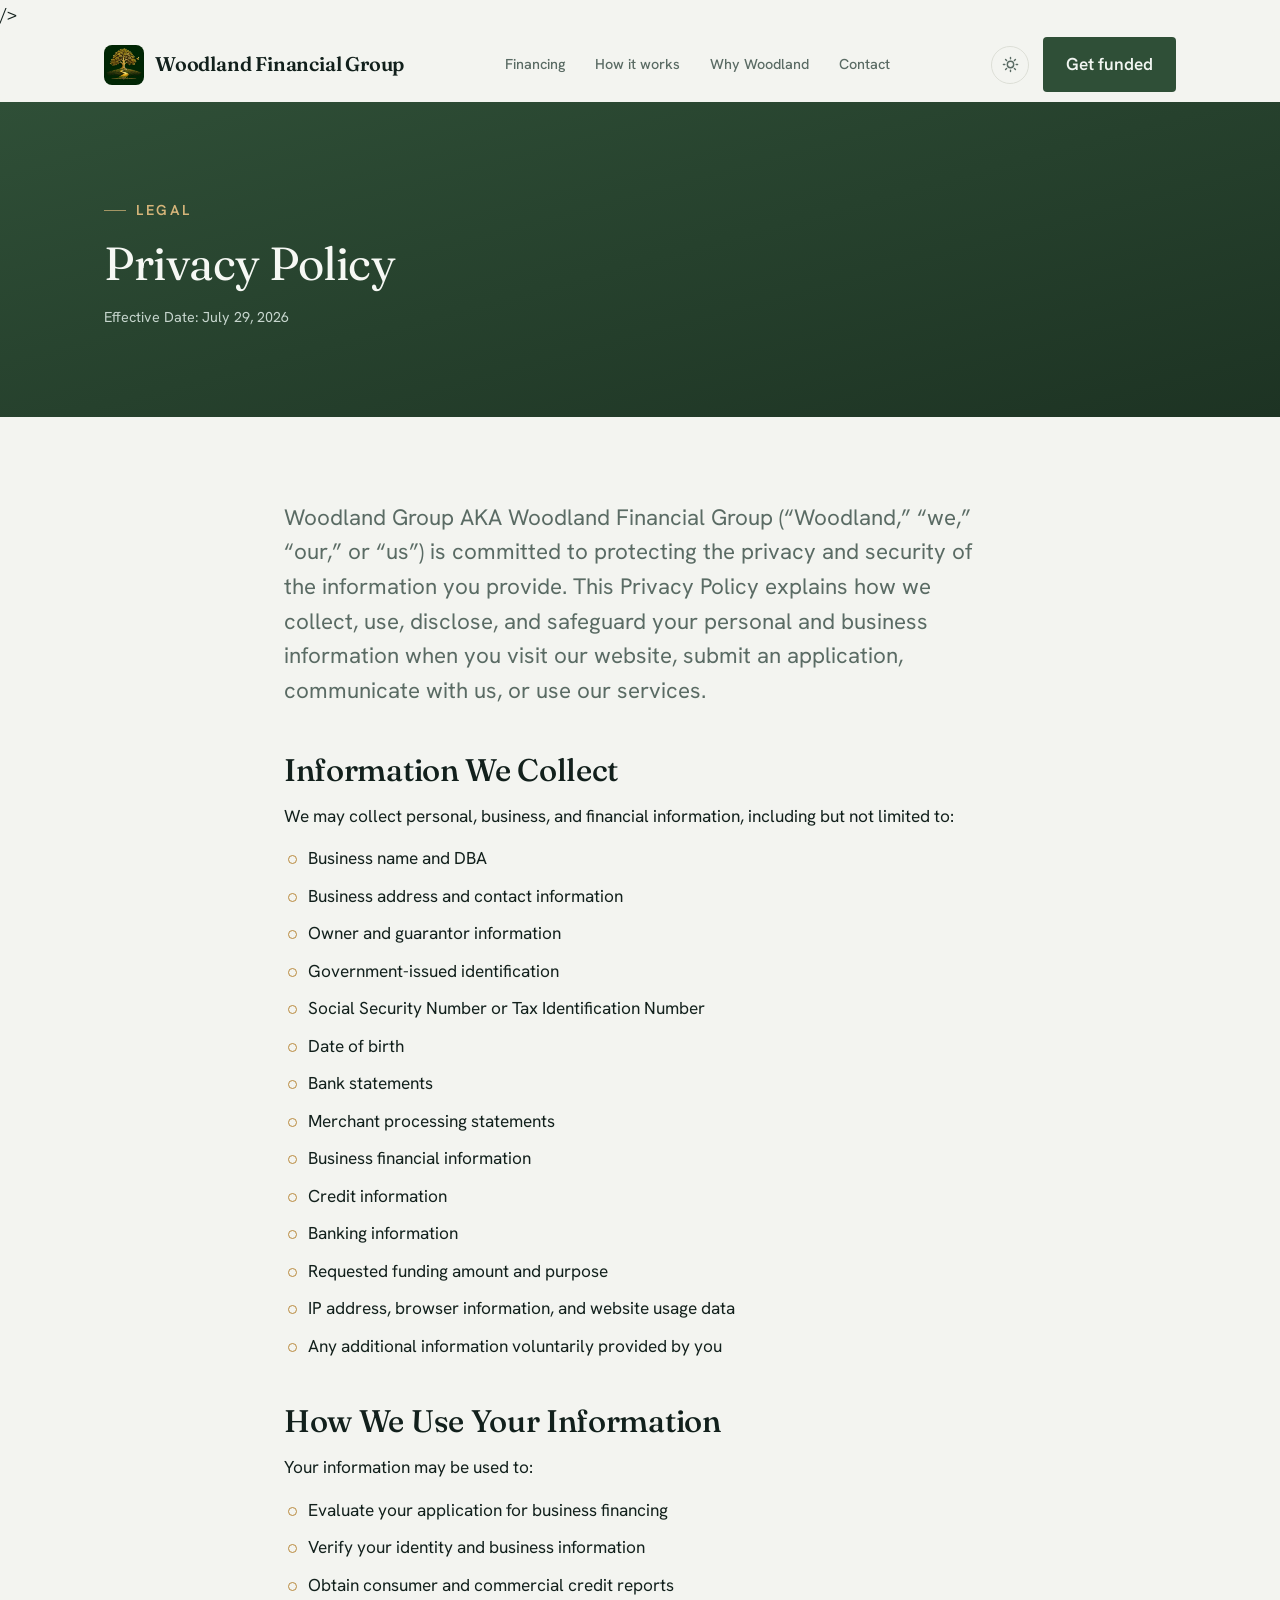
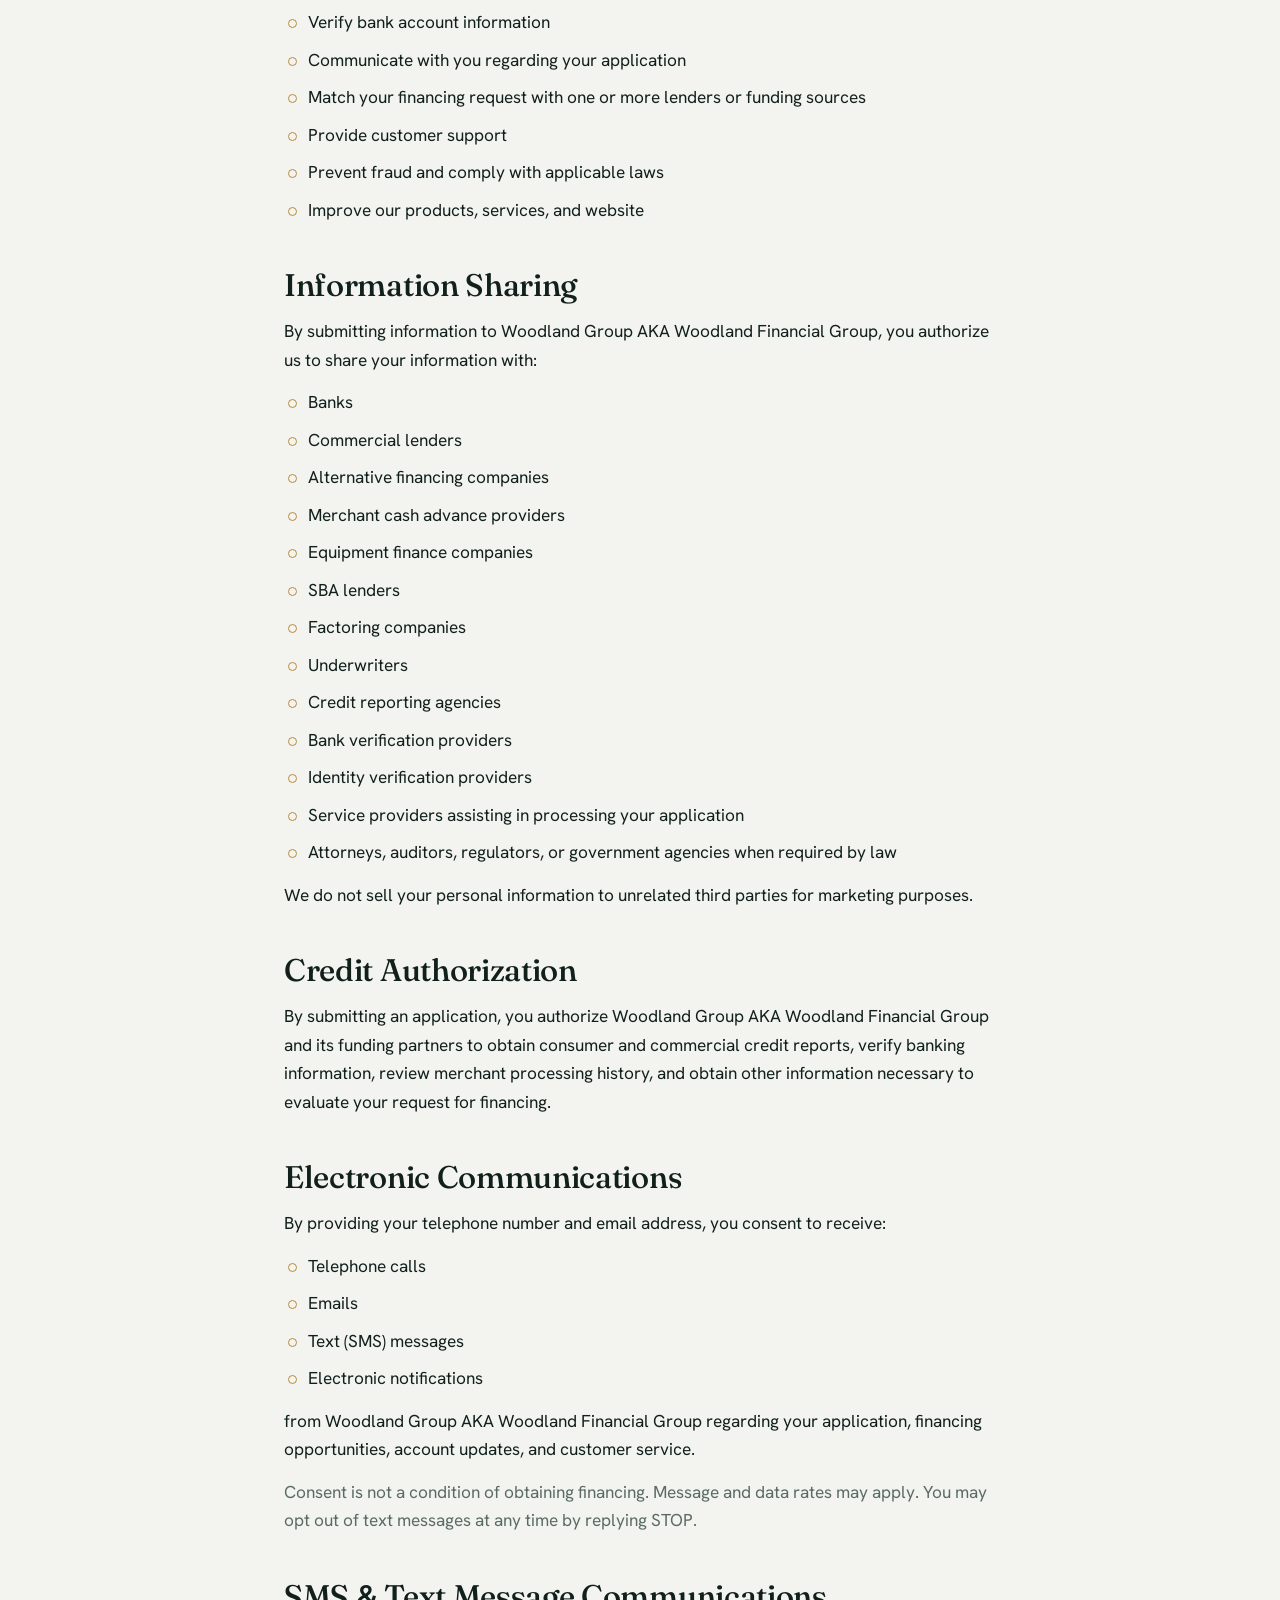
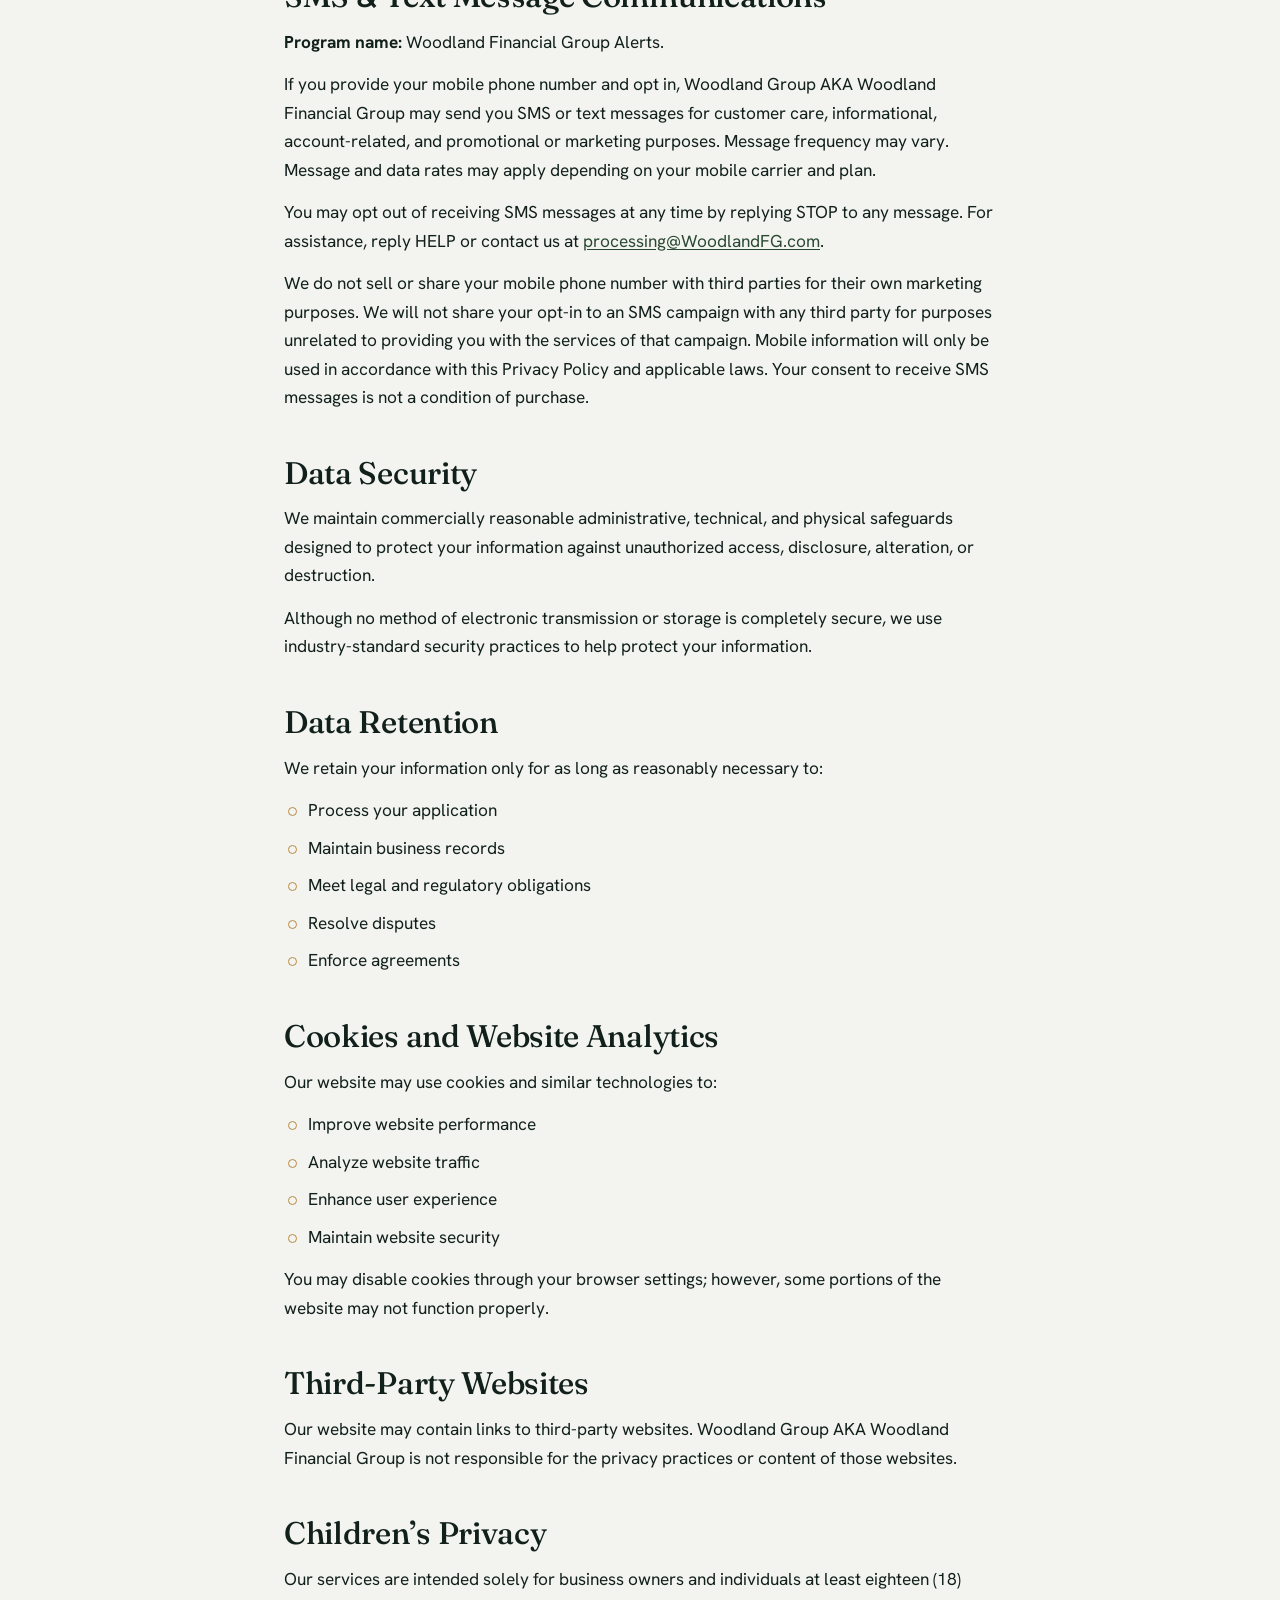
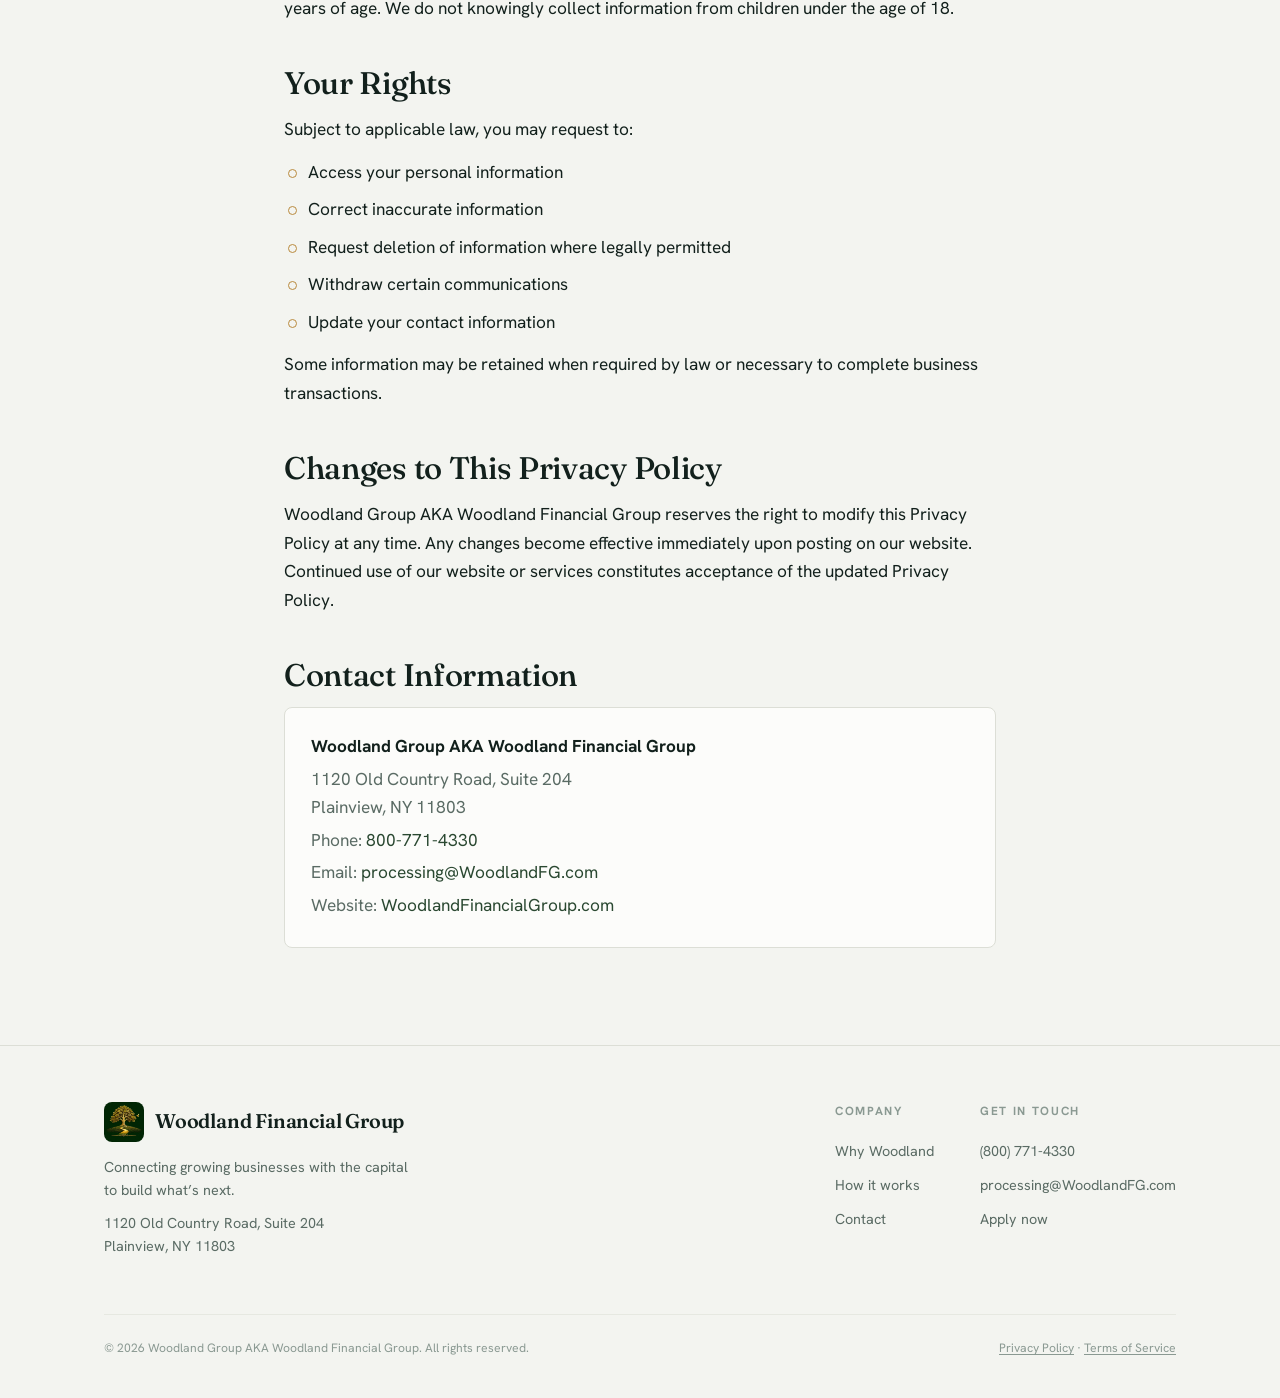
<file: privacy.html>
<!DOCTYPE html>
<html lang="en">
<head>
<meta charset="UTF-8" />
<meta name="viewport" content="width=device-width, initial-scale=1.0" />
<title>Privacy Policy — Woodland Financial Group</title>
<link rel="icon" type="image/jpeg" href="assets/woodland-logo.jpg" />
<meta name="description" content="Privacy Policy for Woodland Financial Group — how we collect, use, disclose, and safeguard your personal and business information."
<link rel="canonical" href="https://www.woodlandfinancialgroup.com/privacy" />
<meta property="og:type" content="website" />
<meta property="og:site_name" content="Woodland Financial Group" />
<meta property="og:title" content="Privacy Policy — Woodland Financial Group" />
<meta property="og:description" content="Privacy Policy for Woodland Financial Group — how we collect, use, disclose, and safeguard your personal and business information." />
<meta property="og:url" content="https://www.woodlandfinancialgroup.com/privacy" />
<meta property="og:image" content="https://www.woodlandfinancialgroup.com/assets/woodland-logo.jpg" />
<meta name="twitter:card" content="summary" />
<meta name="twitter:title" content="Privacy Policy — Woodland Financial Group" />
<meta name="twitter:description" content="Privacy Policy for Woodland Financial Group — how we collect, use, disclose, and safeguard your personal and business information." />
<meta name="twitter:image" content="https://www.woodlandfinancialgroup.com/assets/woodland-logo.jpg" /> />

<link rel="preconnect" href="https://fonts.googleapis.com" />
<link rel="preconnect" href="https://fonts.gstatic.com" crossorigin />
<link href="https://fonts.googleapis.com/css2?family=Fraunces:ital,opsz,wght@0,9..144,400;0,9..144,500;0,9..144,600;1,9..144,400&family=Hanken+Grotesk:wght@400;500;600;700&display=swap" rel="stylesheet" />

<style>
:root {
  --emerald:#2F4F37; --emerald-deep:#1D3323; --emerald-bright:#3F6A49;
  --gold:#B98A3E; --gold-soft:#D6B57A;
  --bg:#F3F4F0; --bg-alt:#ECEEE7; --surface:#FCFCFA; --ink:#12201C;
  --muted:#5A6B64; --faint:#8A9992; --line:#DCDED6; --line-soft:#E6E8E1;
  --brand:var(--emerald); --brand-ink:#2A4831; --on-brand:#F1F5F1;
  --step--1: clamp(0.82rem, 0.79rem + 0.15vw, 0.9rem);
  --step-0:  clamp(1rem, 0.96rem + 0.2vw, 1.08rem);
  --step-1:  clamp(1.2rem, 1.12rem + 0.4vw, 1.4rem);
  --step-2:  clamp(1.5rem, 1.35rem + 0.75vw, 1.95rem);
  --step-3:  clamp(2rem, 1.7rem + 1.5vw, 2.9rem);
  --maxw: 1120px; --radius: 4px; --ease: cubic-bezier(0.2,0.7,0.2,1);
}
@media (prefers-color-scheme: dark) {
  :root {
    --bg:#0A1512; --bg-alt:#0E1B17; --surface:#10201B; --ink:#E8ECE6;
    --muted:#9DACA4; --faint:#6E7E76; --line:#24352E; --line-soft:#1B2A24;
    --brand:#6FAF7E; --brand-ink:#9AC9A4; --on-brand:#EAF3EE;
  }
}
:root[data-theme="light"] {
  --bg:#F3F4F0; --bg-alt:#ECEEE7; --surface:#FCFCFA; --ink:#12201C;
  --muted:#5A6B64; --faint:#8A9992; --line:#DCDED6; --line-soft:#E6E8E1;
  --brand:var(--emerald); --brand-ink:#2A4831; --on-brand:#F1F5F1;
}
:root[data-theme="dark"] {
  --bg:#0A1512; --bg-alt:#0E1B17; --surface:#10201B; --ink:#E8ECE6;
  --muted:#9DACA4; --faint:#6E7E76; --line:#24352E; --line-soft:#1B2A24;
  --brand:#6FAF7E; --brand-ink:#9AC9A4; --on-brand:#EAF3EE;
}

* { box-sizing: border-box; }
html { scroll-behavior: smooth; }
body {
  margin: 0; background: var(--bg); color: var(--ink);
  font-family: "Hanken Grotesk", system-ui, sans-serif; font-size: var(--step-0);
  line-height: 1.65; -webkit-font-smoothing: antialiased; text-rendering: optimizeLegibility;
}
h1, h2 { font-family: "Fraunces", Georgia, serif; font-weight: 500; line-height: 1.12; letter-spacing: -0.01em; margin: 0; text-wrap: balance; }
.amp { font-family: "Hanken Grotesk", system-ui, sans-serif; font-weight: 600; font-style: normal; }
a { color: inherit; }
.wrap { width: 100%; max-width: var(--maxw); margin: 0 auto; padding: 0 24px; }
.eyebrow { font-size: var(--step--1); letter-spacing: 0.18em; text-transform: uppercase; font-weight: 600; color: var(--gold); display: inline-flex; align-items: center; gap: 10px; }
.eyebrow::before { content: ""; width: 22px; height: 1px; background: var(--gold); opacity: .7; }

.btn { display:inline-flex; align-items:center; gap:9px; font-family:inherit; font-size:var(--step-0); font-weight:600; padding:12px 22px; border-radius:var(--radius); border:1px solid transparent; text-decoration:none; transition:transform .25s var(--ease), background .25s var(--ease); }
.btn-primary { background: var(--brand); color: var(--on-brand); }
.btn-primary:hover { transform: translateY(-2px); background: var(--emerald-bright); }
:root[data-theme="dark"] .btn-primary { color:#05110D; }
@media (prefers-color-scheme: dark){ :root:not([data-theme="light"]) .btn-primary{ color:#05110D; } }
a:focus-visible, button:focus-visible { outline: 2px solid var(--gold); outline-offset: 2px; }

/* header */
.site-header { position: sticky; top: 0; z-index: 50; background: color-mix(in srgb, var(--bg) 94%, transparent); -webkit-backdrop-filter: blur(6px); backdrop-filter: blur(6px); border-bottom: 1px solid transparent; transition: border-color .3s var(--ease); }
.site-header.scrolled { border-bottom-color: var(--line); }
.nav { display:flex; align-items:center; justify-content:space-between; height:72px; }
.brand { display:flex; align-items:center; gap:11px; text-decoration:none; color:var(--ink); }
.brand-mark { width:40px; height:40px; flex:none; border-radius:8px; object-fit:cover; }
.brand-name { font-family:"Fraunces", serif; font-weight:600; font-size:1.24rem; letter-spacing:-0.01em; }
.nav-links { display:flex; align-items:center; gap:30px; }
.nav-links a { text-decoration:none; color:var(--muted); font-size:var(--step--1); font-weight:500; transition:color .2s; }
.nav-links a:hover { color:var(--ink); }
.nav-cta { display:flex; align-items:center; gap:14px; }
.theme-toggle { width:38px; height:38px; border-radius:50%; border:1px solid var(--line); background:transparent; color:var(--muted); cursor:pointer; display:grid; place-items:center; transition:color .2s, border-color .2s; }
.theme-toggle:hover { color:var(--ink); border-color:var(--brand); }
@media (max-width: 860px){ .nav-links{ display:none; } .nav-cta .btn{ display:none; } }

/* page header band */
.page-head { background: linear-gradient(165deg, var(--emerald) 0%, var(--emerald-deep) 100%); color: var(--on-brand); padding: clamp(50px, 7vw, 90px) 0 clamp(44px, 6vw, 72px); }
.page-head .eyebrow { color: var(--gold-soft); }
.page-head .eyebrow::before { background: var(--gold-soft); }
.page-head h1 { font-size: var(--step-3); font-weight: 400; color: #F6F8F4; margin-top: 16px; }
.page-head .date { margin-top: 16px; color: #C7D6CE; font-size: var(--step--1); }

/* legal prose */
.legal { padding: clamp(48px, 7vw, 84px) 0 20px; }
.legal .col { max-width: 760px; margin: 0 auto; }
.legal .lead { font-size: var(--step-1); color: var(--muted); line-height: 1.55; }
.legal section { margin-top: 44px; }
.legal h2 { font-size: var(--step-2); margin-bottom: 14px; }
.legal p { margin: 0 0 14px; color: var(--ink); }
.legal p.note { color: var(--muted); }
.legal ul { margin: 0 0 14px; padding: 0; list-style: none; display: flex; flex-direction: column; gap: 9px; }
.legal li { position: relative; padding-left: 24px; color: var(--ink); }
.legal li::before { content: ""; position: absolute; left: 4px; top: 11px; width: 7px; height: 7px; border: 1.5px solid var(--gold); border-radius: 50%; }
.legal a.inline { color: var(--brand-ink); text-decoration: underline; text-underline-offset: 2px; }
.contact-block { margin-top: 8px; padding: 24px 26px; background: var(--surface); border: 1px solid var(--line); border-radius: 8px; }
.contact-block .name { font-weight: 700; color: var(--ink); }
.contact-block p { margin: 0 0 4px; color: var(--muted); }
.contact-block a { color: var(--brand-ink); text-decoration: none; }
.contact-block a:hover { text-decoration: underline; }

/* footer */
.site-footer { background: var(--bg); border-top: 1px solid var(--line); padding: 56px 0 40px; margin-top: clamp(40px, 6vw, 80px); }
.foot-top { display:flex; flex-wrap:wrap; justify-content:space-between; gap:34px; }
.foot-brand { max-width: 320px; }
.foot-brand .brand { margin-bottom: 14px; }
.foot-brand p { color: var(--muted); font-size: var(--step--1); line-height: 1.6; margin: 0 0 10px; }
.foot-cols { display:flex; flex-wrap:wrap; gap:46px; }
.foot-col h4 { font-size:0.74rem; letter-spacing:0.14em; text-transform:uppercase; color:var(--faint); font-weight:700; margin:0 0 14px; }
.foot-col a { display:block; text-decoration:none; color:var(--muted); font-size:var(--step--1); padding:5px 0; transition:color .2s; }
.foot-col a:hover { color: var(--brand-ink); }
.foot-bottom { margin-top:46px; padding-top:24px; border-top:1px solid var(--line-soft); display:flex; flex-wrap:wrap; justify-content:space-between; gap:14px; }
.foot-bottom p { font-size:0.76rem; color:var(--faint); line-height:1.6; margin: 0; }
.foot-bottom a { color: inherit; text-decoration: underline; text-underline-offset: 2px; }
.foot-bottom a:hover { color: var(--brand-ink); }
</style>
<!-- Google tag (gtag.js) -->
<script async src="https://www.googletagmanager.com/gtag/js?id=G-RSK5MNQCV7"></script>
<script>
  window.dataLayer = window.dataLayer || [];
  function gtag(){dataLayer.push(arguments);}
  gtag('js', new Date());
  gtag('config', 'G-RSK5MNQCV7');
</script>
</head>
<body>

<header class="site-header" id="header">
  <div class="wrap nav">
    <a class="brand" href="index.html" aria-label="Woodland Financial Group home">
      <img class="brand-mark" src="assets/woodland-logo.jpg" alt="Woodland Financial Group logo" width="40" height="40" />
      <span class="brand-name">Woodland Financial Group</span>
    </a>
    <nav class="nav-links" aria-label="Primary">
      <a href="index.html#products">Financing</a>
      <a href="index.html#how">How it works</a>
      <a href="index.html#why">Why Woodland</a>
      <a href="index.html#contact">Contact</a>
    </nav>
    <div class="nav-cta">
      <button class="theme-toggle" id="themeToggle" aria-label="Toggle color theme" title="Toggle theme">
        <svg width="17" height="17" viewBox="0 0 24 24" fill="none" stroke="currentColor" stroke-width="2" stroke-linecap="round"><circle cx="12" cy="12" r="4.5"/><path d="M12 2v2M12 20v2M2 12h2M20 12h2M5 5l1.5 1.5M17.5 17.5L19 19M5 19l1.5-1.5M17.5 6.5L19 5"/></svg>
      </button>
      <a href="index.html#apply" class="btn btn-primary">Get funded</a>
    </div>
  </div>
</header>

<section class="page-head">
  <div class="wrap">
    <span class="eyebrow">Legal</span>
    <h1>Privacy Policy</h1>
    <p class="date">Effective Date: July 29, 2026</p>
  </div>
</section>

<main class="legal">
  <div class="wrap col">
    <p class="lead">Woodland Group AKA Woodland Financial Group (&ldquo;Woodland,&rdquo; &ldquo;we,&rdquo; &ldquo;our,&rdquo; or &ldquo;us&rdquo;) is committed to protecting the privacy and security of the information you provide. This Privacy Policy explains how we collect, use, disclose, and safeguard your personal and business information when you visit our website, submit an application, communicate with us, or use our services.</p>

    <section>
      <h2>Information We Collect</h2>
      <p>We may collect personal, business, and financial information, including but not limited to:</p>
      <ul>
        <li>Business name and DBA</li>
        <li>Business address and contact information</li>
        <li>Owner and guarantor information</li>
        <li>Government-issued identification</li>
        <li>Social Security Number or Tax Identification Number</li>
        <li>Date of birth</li>
        <li>Bank statements</li>
        <li>Merchant processing statements</li>
        <li>Business financial information</li>
        <li>Credit information</li>
        <li>Banking information</li>
        <li>Requested funding amount and purpose</li>
        <li>IP address, browser information, and website usage data</li>
        <li>Any additional information voluntarily provided by you</li>
      </ul>
    </section>

    <section>
      <h2>How We Use Your Information</h2>
      <p>Your information may be used to:</p>
      <ul>
        <li>Evaluate your application for business financing</li>
        <li>Verify your identity and business information</li>
        <li>Obtain consumer and commercial credit reports</li>
        <li>Verify bank account information</li>
        <li>Communicate with you regarding your application</li>
        <li>Match your financing request with one or more lenders or funding sources</li>
        <li>Provide customer support</li>
        <li>Prevent fraud and comply with applicable laws</li>
        <li>Improve our products, services, and website</li>
      </ul>
    </section>

    <section>
      <h2>Information Sharing</h2>
      <p>By submitting information to Woodland Group AKA Woodland Financial Group, you authorize us to share your information with:</p>
      <ul>
        <li>Banks</li>
        <li>Commercial lenders</li>
        <li>Alternative financing companies</li>
        <li>Merchant cash advance providers</li>
        <li>Equipment finance companies</li>
        <li>SBA lenders</li>
        <li>Factoring companies</li>
        <li>Underwriters</li>
        <li>Credit reporting agencies</li>
        <li>Bank verification providers</li>
        <li>Identity verification providers</li>
        <li>Service providers assisting in processing your application</li>
        <li>Attorneys, auditors, regulators, or government agencies when required by law</li>
      </ul>
      <p>We do not sell your personal information to unrelated third parties for marketing purposes.</p>
    </section>

    <section>
      <h2>Credit Authorization</h2>
      <p>By submitting an application, you authorize Woodland Group AKA Woodland Financial Group and its funding partners to obtain consumer and commercial credit reports, verify banking information, review merchant processing history, and obtain other information necessary to evaluate your request for financing.</p>
    </section>

    <section>
      <h2>Electronic Communications</h2>
      <p>By providing your telephone number and email address, you consent to receive:</p>
      <ul>
        <li>Telephone calls</li>
        <li>Emails</li>
        <li>Text (SMS) messages</li>
        <li>Electronic notifications</li>
      </ul>
      <p>from Woodland Group AKA Woodland Financial Group regarding your application, financing opportunities, account updates, and customer service.</p>
      <p class="note">Consent is not a condition of obtaining financing. Message and data rates may apply. You may opt out of text messages at any time by replying STOP.</p>
    </section>

    <section>
      <h2>SMS <span class="amp">&amp;</span> Text Message Communications</h2>
      <p><strong>Program name:</strong> Woodland Financial Group Alerts.</p>
      <p>If you provide your mobile phone number and opt in, Woodland Group AKA Woodland Financial Group may send you SMS or text messages for customer care, informational, account-related, and promotional or marketing purposes. Message frequency may vary. Message and data rates may apply depending on your mobile carrier and plan.</p>
      <p>You may opt out of receiving SMS messages at any time by replying STOP to any message. For assistance, reply HELP or contact us at <a class="inline" href="mailto:processing@WoodlandFG.com">processing@WoodlandFG.com</a>.</p>
      <p>We do not sell or share your mobile phone number with third parties for their own marketing purposes. We will not share your opt-in to an SMS campaign with any third party for purposes unrelated to providing you with the services of that campaign. Mobile information will only be used in accordance with this Privacy Policy and applicable laws. Your consent to receive SMS messages is not a condition of purchase.</p>
    </section>

    <section>
      <h2>Data Security</h2>
      <p>We maintain commercially reasonable administrative, technical, and physical safeguards designed to protect your information against unauthorized access, disclosure, alteration, or destruction.</p>
      <p>Although no method of electronic transmission or storage is completely secure, we use industry-standard security practices to help protect your information.</p>
    </section>

    <section>
      <h2>Data Retention</h2>
      <p>We retain your information only for as long as reasonably necessary to:</p>
      <ul>
        <li>Process your application</li>
        <li>Maintain business records</li>
        <li>Meet legal and regulatory obligations</li>
        <li>Resolve disputes</li>
        <li>Enforce agreements</li>
      </ul>
    </section>

    <section>
      <h2>Cookies and Website Analytics</h2>
      <p>Our website may use cookies and similar technologies to:</p>
      <ul>
        <li>Improve website performance</li>
        <li>Analyze website traffic</li>
        <li>Enhance user experience</li>
        <li>Maintain website security</li>
      </ul>
      <p>You may disable cookies through your browser settings; however, some portions of the website may not function properly.</p>
    </section>

    <section>
      <h2>Third-Party Websites</h2>
      <p>Our website may contain links to third-party websites. Woodland Group AKA Woodland Financial Group is not responsible for the privacy practices or content of those websites.</p>
    </section>

    <section>
      <h2>Children&rsquo;s Privacy</h2>
      <p>Our services are intended solely for business owners and individuals at least eighteen (18) years of age. We do not knowingly collect information from children under the age of 18.</p>
    </section>

    <section>
      <h2>Your Rights</h2>
      <p>Subject to applicable law, you may request to:</p>
      <ul>
        <li>Access your personal information</li>
        <li>Correct inaccurate information</li>
        <li>Request deletion of information where legally permitted</li>
        <li>Withdraw certain communications</li>
        <li>Update your contact information</li>
      </ul>
      <p>Some information may be retained when required by law or necessary to complete business transactions.</p>
    </section>

    <section>
      <h2>Changes to This Privacy Policy</h2>
      <p>Woodland Group AKA Woodland Financial Group reserves the right to modify this Privacy Policy at any time. Any changes become effective immediately upon posting on our website. Continued use of our website or services constitutes acceptance of the updated Privacy Policy.</p>
    </section>

    <section>
      <h2>Contact Information</h2>
      <div class="contact-block">
        <p class="name">Woodland Group AKA Woodland Financial Group</p>
        <p>1120 Old Country Road, Suite 204<br>Plainview, NY 11803</p>
        <p>Phone: <a href="tel:+18007714330">800-771-4330</a></p>
        <p>Email: <a href="mailto:processing@WoodlandFG.com">processing@WoodlandFG.com</a></p>
        <p>Website: <a href="index.html">WoodlandFinancialGroup.com</a></p>
      </div>
    </section>
  </div>
</main>

<footer class="site-footer">
  <div class="wrap">
    <div class="foot-top">
      <div class="foot-brand">
        <a class="brand" href="index.html">
          <img class="brand-mark" src="assets/woodland-logo.jpg" alt="Woodland Financial Group logo" width="40" height="40" />
          <span class="brand-name">Woodland Financial Group</span>
        </a>
        <p>Connecting growing businesses with the capital to build what&rsquo;s next.</p>
        <p>1120 Old Country Road, Suite 204<br>Plainview, NY 11803</p>
      </div>
      <div class="foot-cols">
        <div class="foot-col">
          <h4>Company</h4>
          <a href="index.html#why">Why Woodland</a>
          <a href="index.html#how">How it works</a>
          <a href="index.html#contact">Contact</a>
        </div>
        <div class="foot-col">
          <h4>Get in touch</h4>
          <a href="tel:+18007714330">(800) 771-4330</a>
          <a href="mailto:processing@WoodlandFG.com">processing@WoodlandFG.com</a>
          <a href="index.html#apply">Apply now</a>
        </div>
      </div>
    </div>
    <div class="foot-bottom">
      <p>© 2026 Woodland Group AKA Woodland Financial Group. All rights reserved.</p>
      <p><a href="privacy.html">Privacy Policy</a> · <a href="terms.html">Terms of Service</a></p>
    </div>
  </div>
</footer>

<script>
(function () {
  var root = document.documentElement;
  var toggle = document.getElementById('themeToggle');
  toggle.addEventListener('click', function () {
    var current = root.getAttribute('data-theme');
    if (!current) current = matchMedia('(prefers-color-scheme: dark)').matches ? 'dark' : 'light';
    root.setAttribute('data-theme', current === 'dark' ? 'light' : 'dark');
  });
  var header = document.getElementById('header');
  var onScroll = function () { header.classList.toggle('scrolled', window.scrollY > 8); };
  onScroll();
  window.addEventListener('scroll', onScroll, { passive: true });
})();
</script>
</body>
</html>
</file>
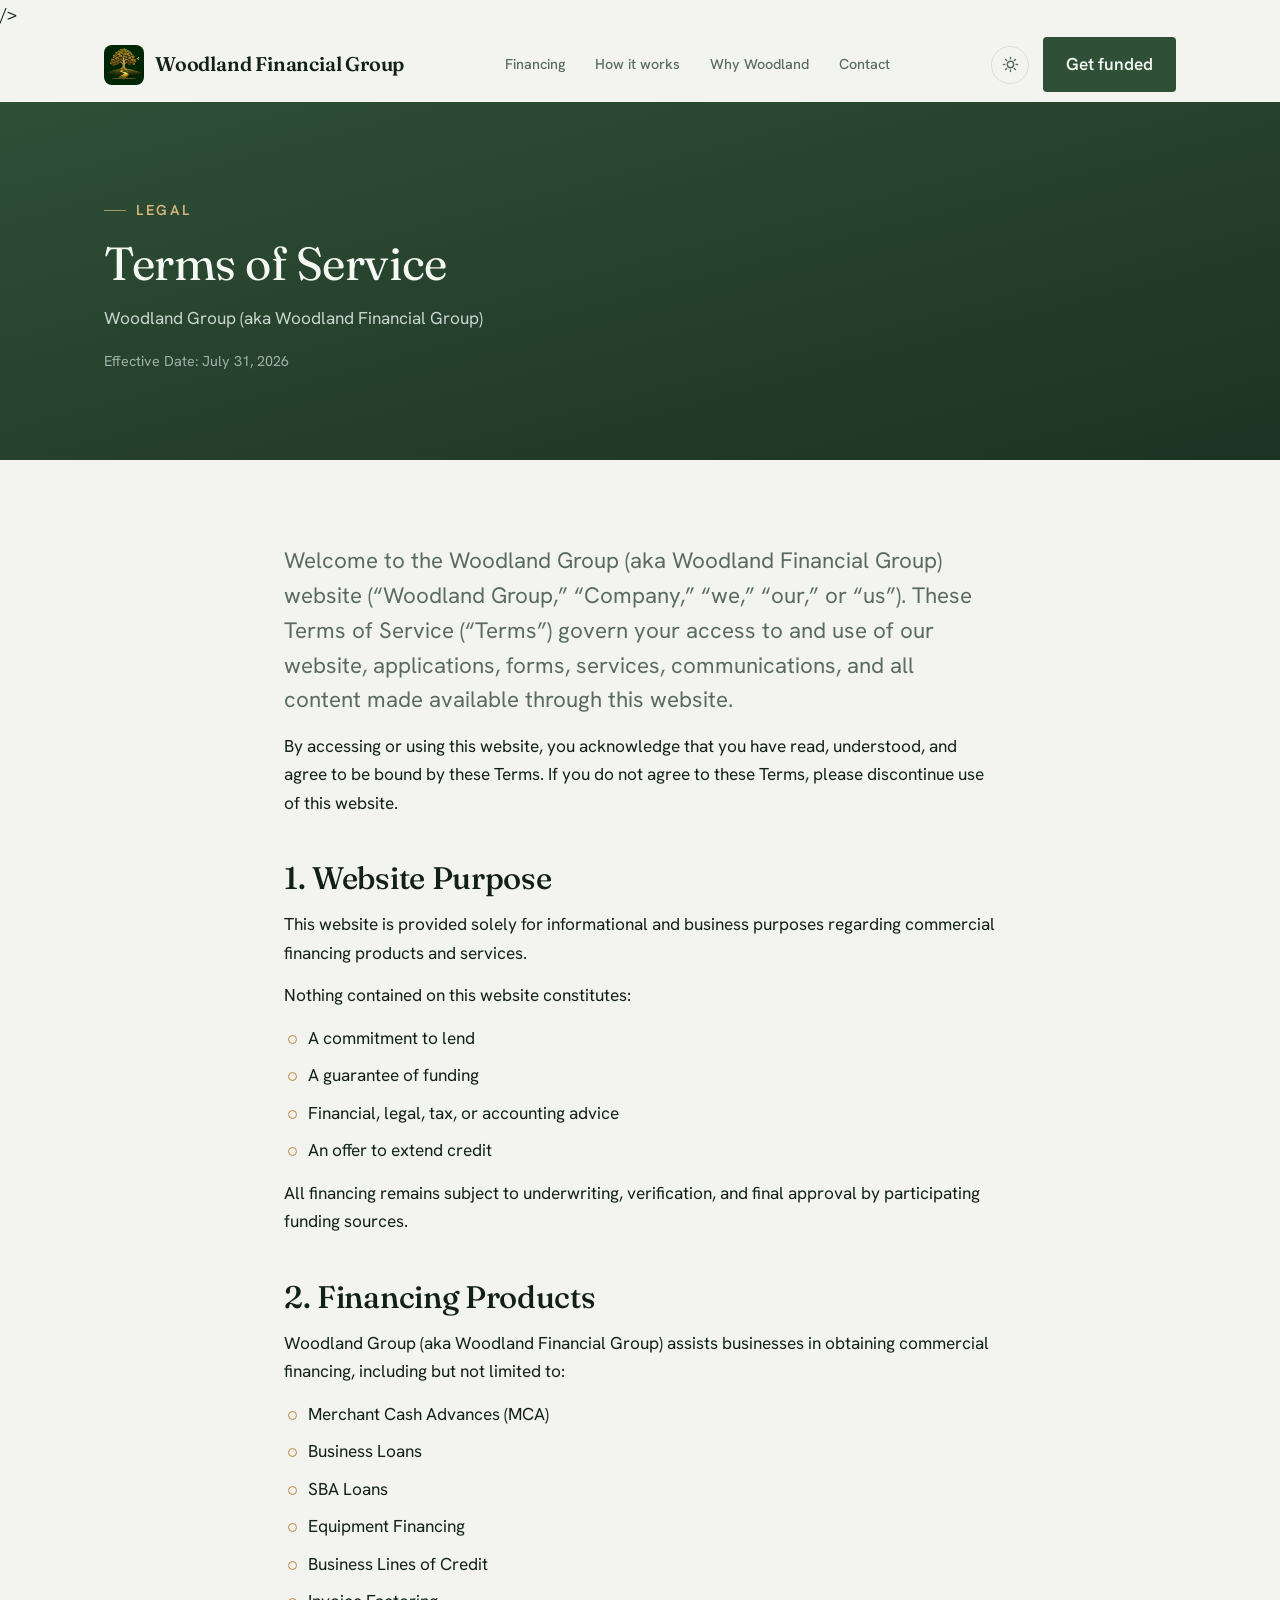
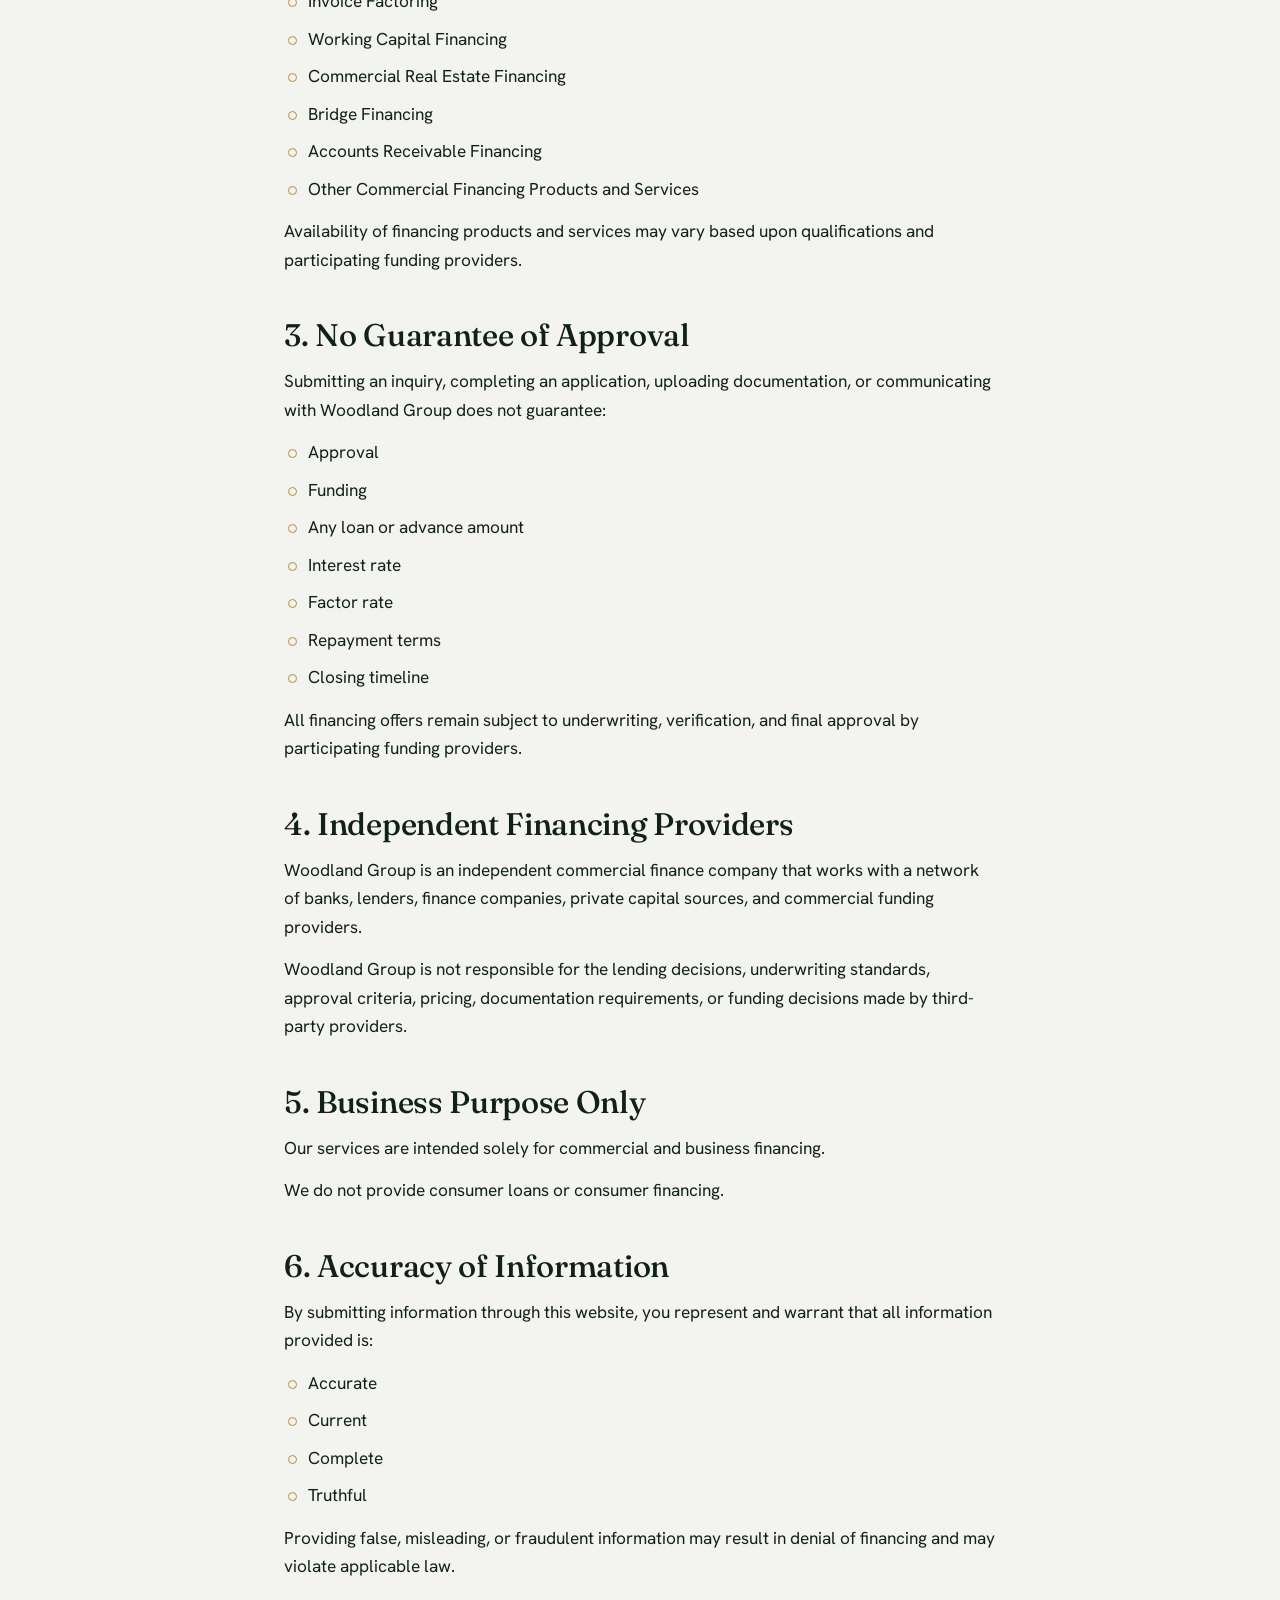
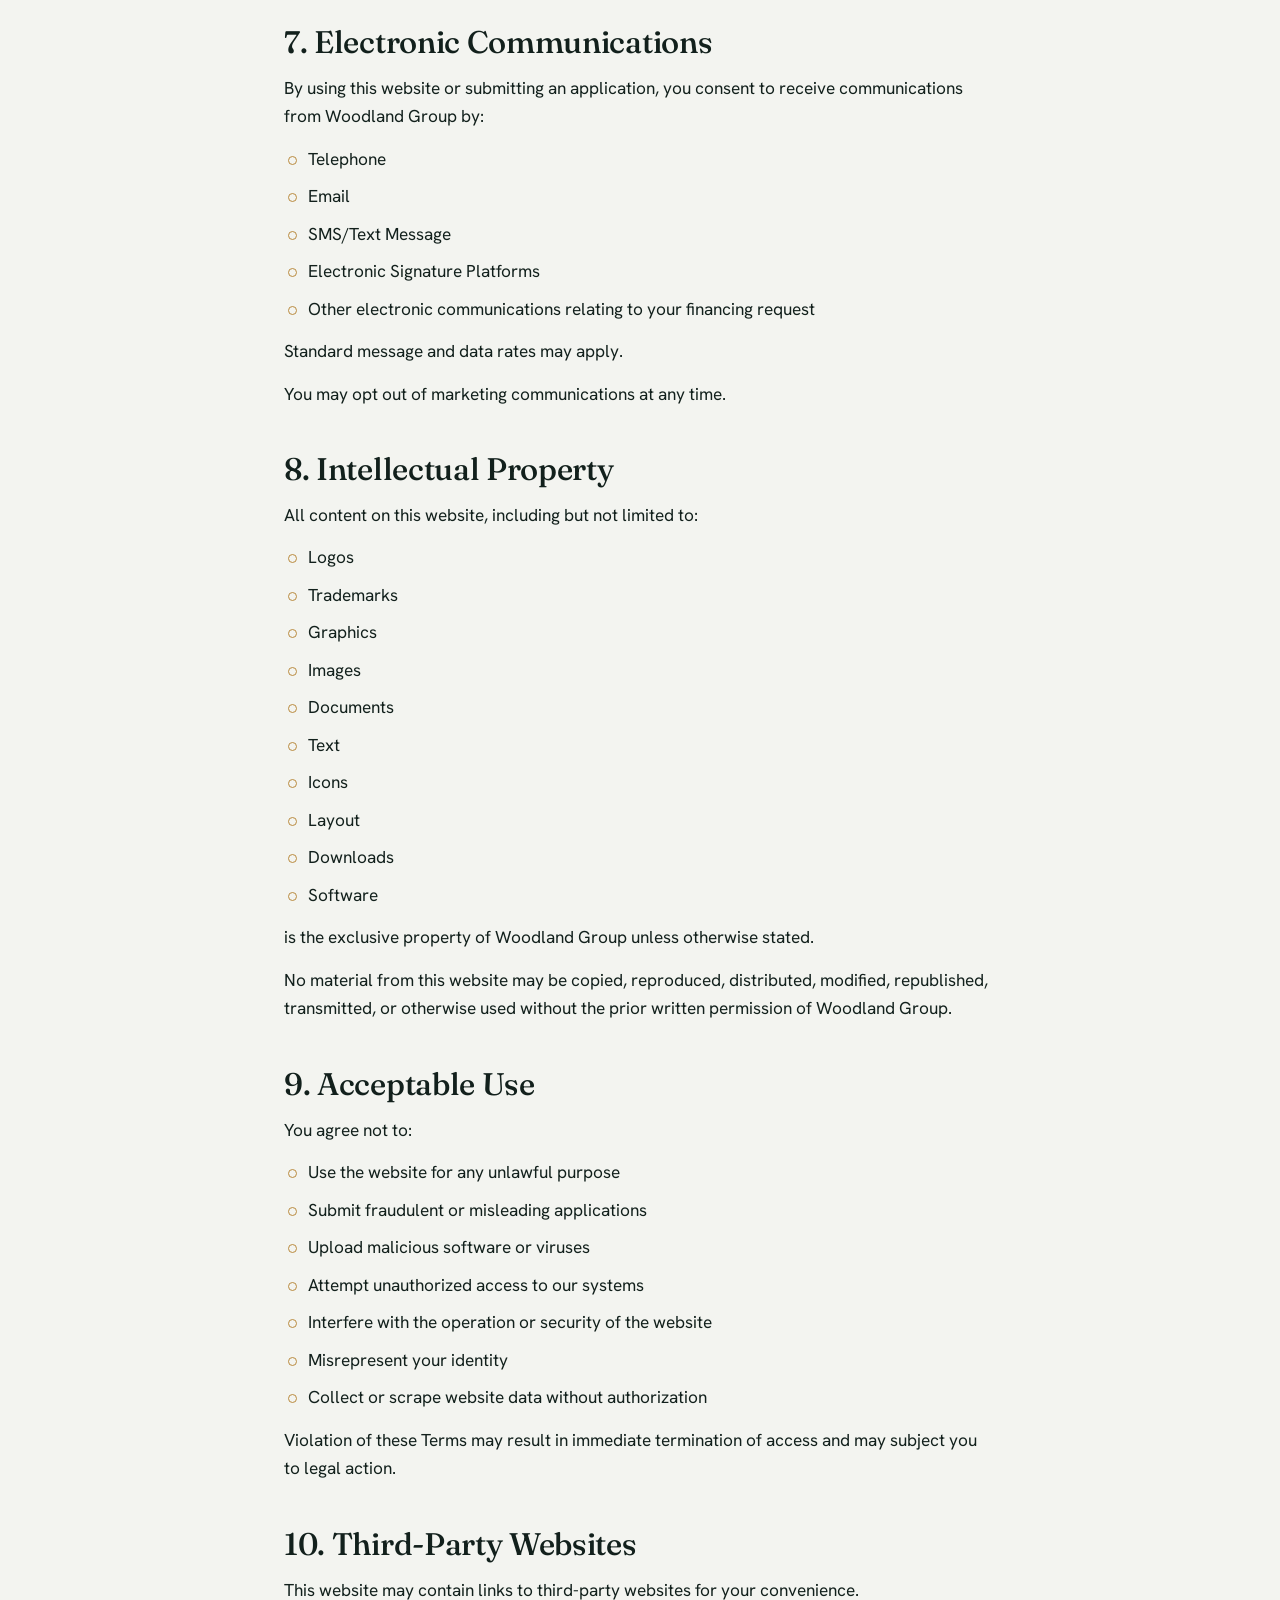
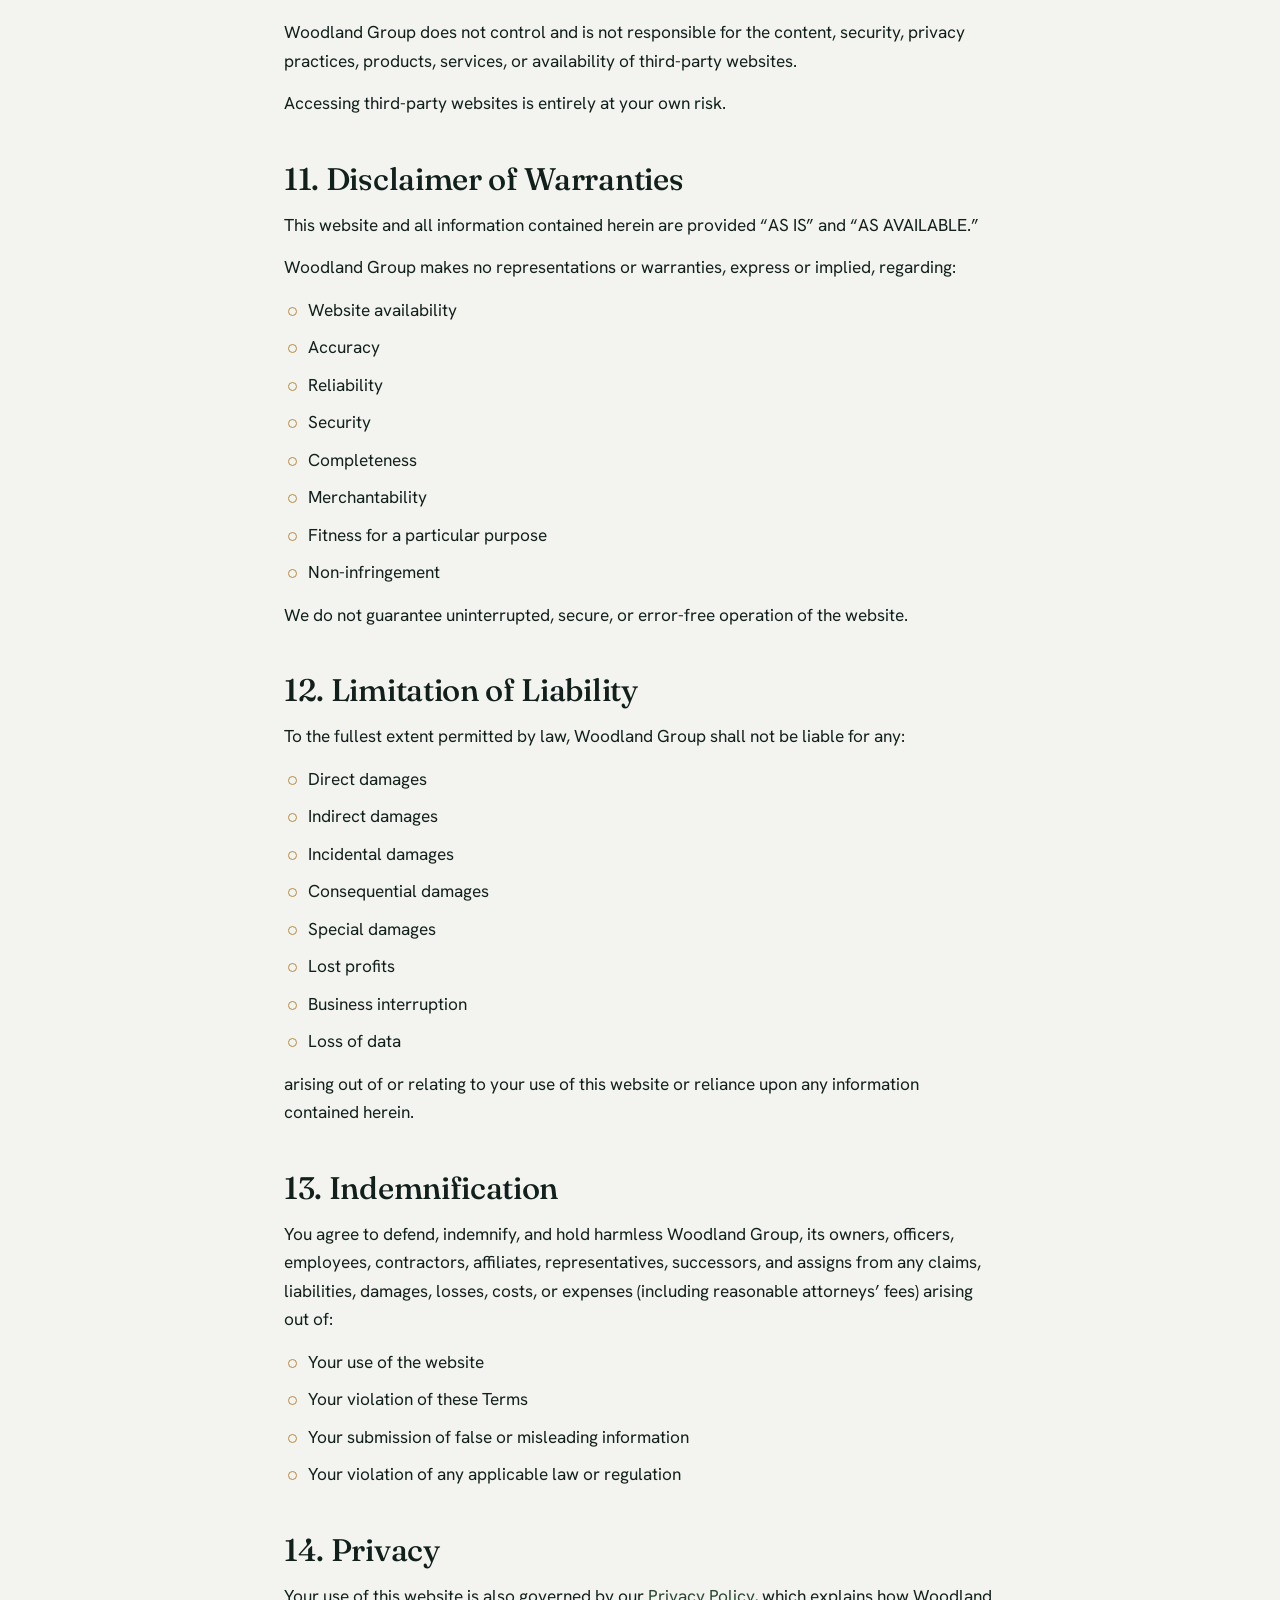
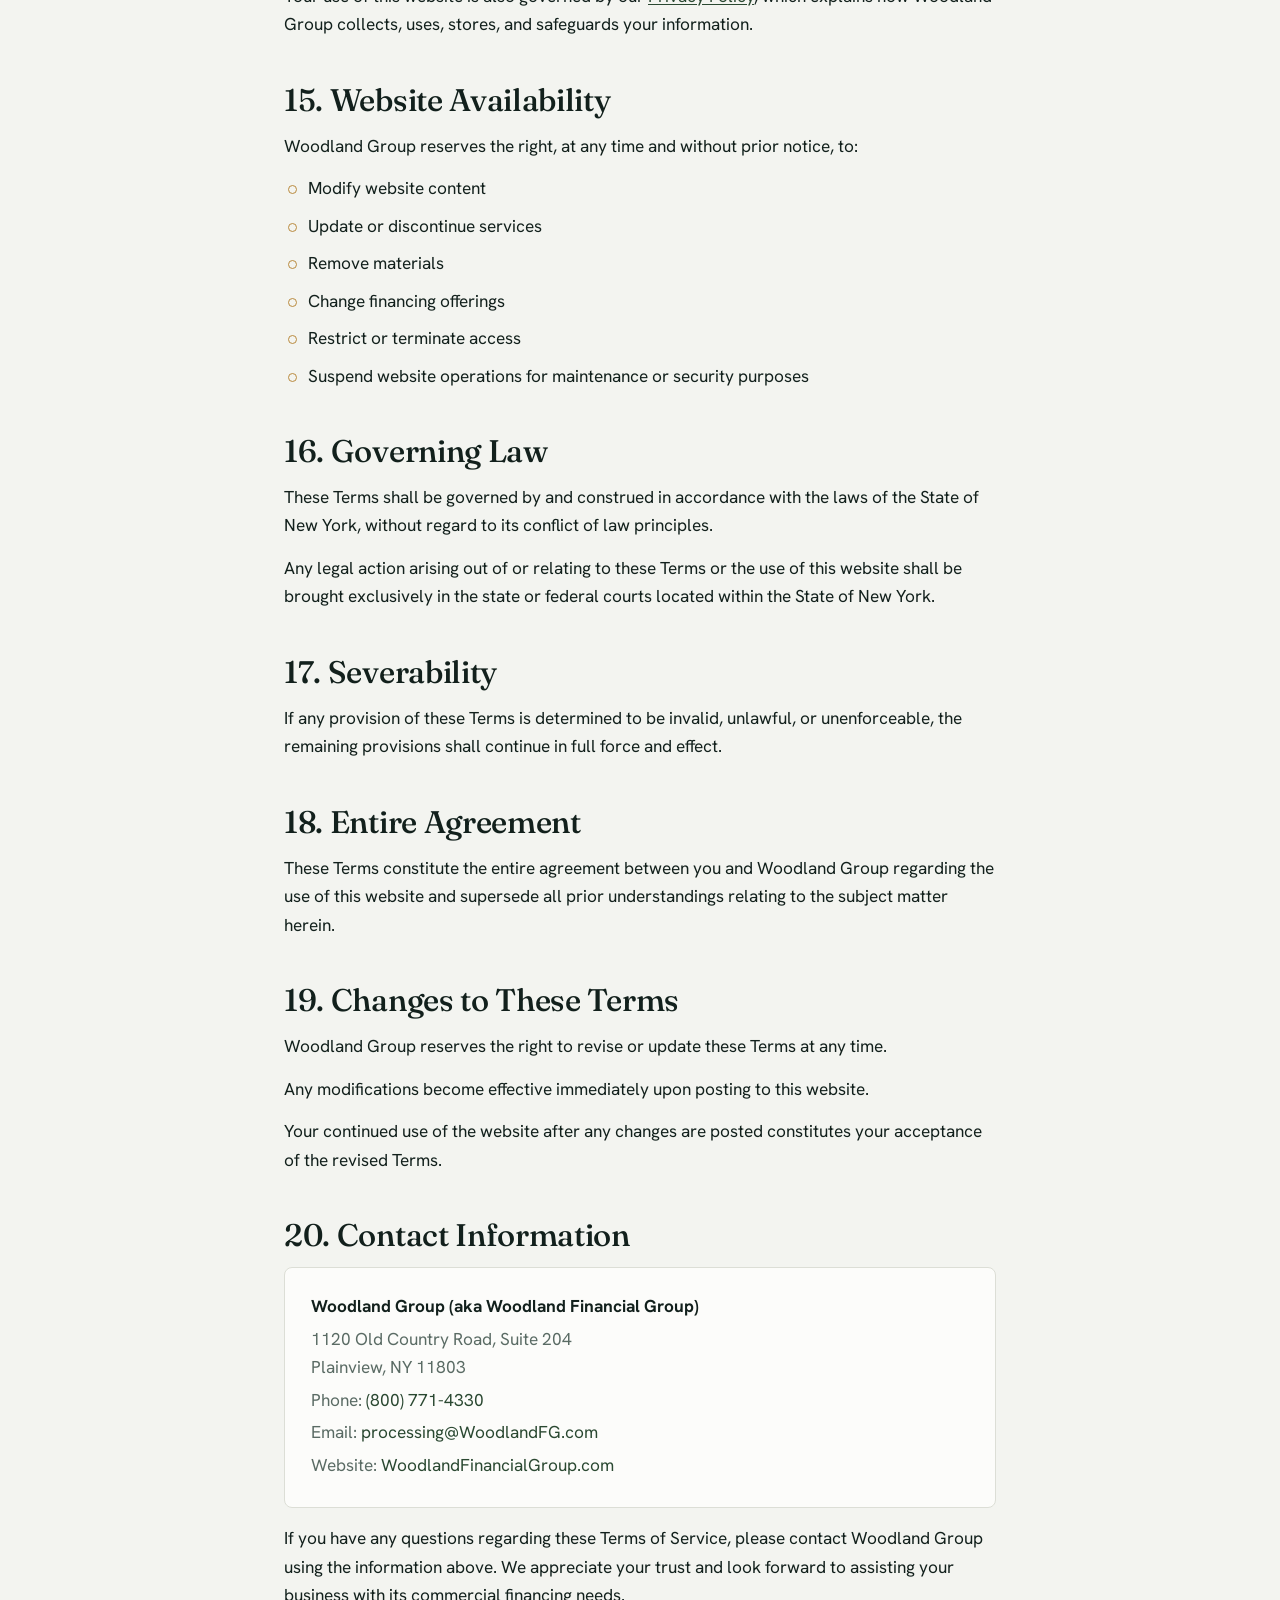
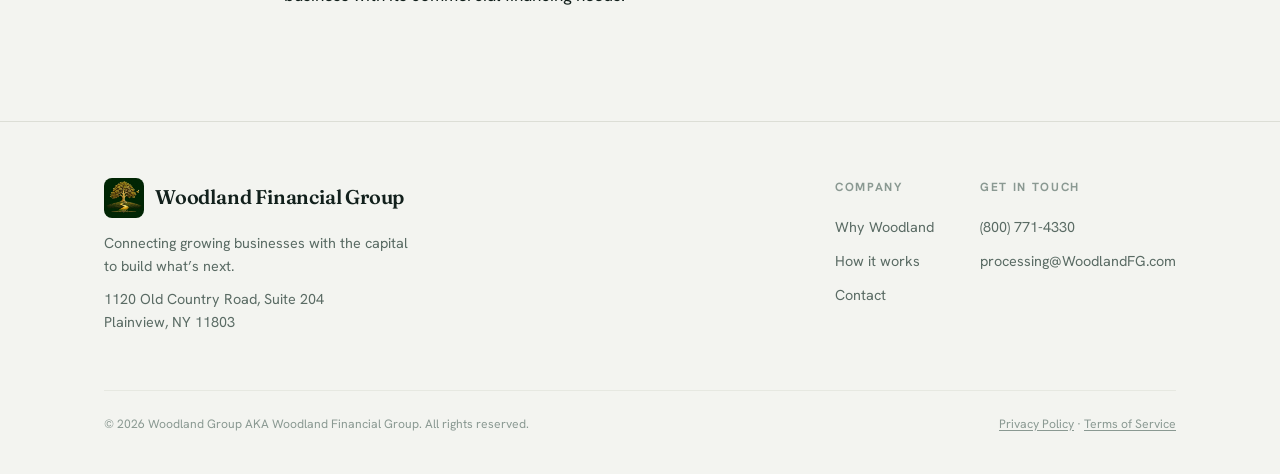
<file: terms.html>
<!DOCTYPE html>
<html lang="en">
<head>
<meta charset="UTF-8" />
<meta name="viewport" content="width=device-width, initial-scale=1.0" />
<title>Terms of Service — Woodland Financial Group</title>
<link rel="icon" type="image/jpeg" href="assets/woodland-logo.jpg" />
<meta name="description" content="Terms of Service for Woodland Group (aka Woodland Financial Group)."
<link rel="canonical" href="https://www.woodlandfinancialgroup.com/terms" />
<meta property="og:type" content="website" />
<meta property="og:site_name" content="Woodland Financial Group" />
<meta property="og:title" content="Terms of Service — Woodland Financial Group" />
<meta property="og:description" content="Terms of Service for Woodland Group (aka Woodland Financial Group)." />
<meta property="og:url" content="https://www.woodlandfinancialgroup.com/terms" />
<meta property="og:image" content="https://www.woodlandfinancialgroup.com/assets/woodland-logo.jpg" />
<meta name="twitter:card" content="summary" />
<meta name="twitter:title" content="Terms of Service — Woodland Financial Group" />
<meta name="twitter:description" content="Terms of Service for Woodland Group (aka Woodland Financial Group)." />
<meta name="twitter:image" content="https://www.woodlandfinancialgroup.com/assets/woodland-logo.jpg" /> />

<link rel="preconnect" href="https://fonts.googleapis.com" />
<link rel="preconnect" href="https://fonts.gstatic.com" crossorigin />
<link href="https://fonts.googleapis.com/css2?family=Fraunces:ital,opsz,wght@0,9..144,400;0,9..144,500;0,9..144,600;1,9..144,400&family=Hanken+Grotesk:wght@400;500;600;700&display=swap" rel="stylesheet" />

<style>
:root {
  --emerald:#2F4F37; --emerald-deep:#1D3323; --emerald-bright:#3F6A49;
  --gold:#B98A3E; --gold-soft:#D6B57A;
  --bg:#F3F4F0; --bg-alt:#ECEEE7; --surface:#FCFCFA; --ink:#12201C;
  --muted:#5A6B64; --faint:#8A9992; --line:#DCDED6; --line-soft:#E6E8E1;
  --brand:var(--emerald); --brand-ink:#2A4831; --on-brand:#F1F5F1;
  --step--1: clamp(0.82rem, 0.79rem + 0.15vw, 0.9rem);
  --step-0:  clamp(1rem, 0.96rem + 0.2vw, 1.08rem);
  --step-1:  clamp(1.2rem, 1.12rem + 0.4vw, 1.4rem);
  --step-2:  clamp(1.5rem, 1.35rem + 0.75vw, 1.95rem);
  --step-3:  clamp(2rem, 1.7rem + 1.5vw, 2.9rem);
  --maxw: 1120px; --radius: 4px; --ease: cubic-bezier(0.2,0.7,0.2,1);
}
@media (prefers-color-scheme: dark) {
  :root {
    --bg:#0A1512; --bg-alt:#0E1B17; --surface:#10201B; --ink:#E8ECE6;
    --muted:#9DACA4; --faint:#6E7E76; --line:#24352E; --line-soft:#1B2A24;
    --brand:#6FAF7E; --brand-ink:#9AC9A4; --on-brand:#EAF3EE;
  }
}
:root[data-theme="light"] {
  --bg:#F3F4F0; --bg-alt:#ECEEE7; --surface:#FCFCFA; --ink:#12201C;
  --muted:#5A6B64; --faint:#8A9992; --line:#DCDED6; --line-soft:#E6E8E1;
  --brand:var(--emerald); --brand-ink:#2A4831; --on-brand:#F1F5F1;
}
:root[data-theme="dark"] {
  --bg:#0A1512; --bg-alt:#0E1B17; --surface:#10201B; --ink:#E8ECE6;
  --muted:#9DACA4; --faint:#6E7E76; --line:#24352E; --line-soft:#1B2A24;
  --brand:#6FAF7E; --brand-ink:#9AC9A4; --on-brand:#EAF3EE;
}

* { box-sizing: border-box; }
html { scroll-behavior: smooth; }
body {
  margin: 0; background: var(--bg); color: var(--ink);
  font-family: "Hanken Grotesk", system-ui, sans-serif; font-size: var(--step-0);
  line-height: 1.65; -webkit-font-smoothing: antialiased; text-rendering: optimizeLegibility;
}
h1, h2 { font-family: "Fraunces", Georgia, serif; font-weight: 500; line-height: 1.12; letter-spacing: -0.01em; margin: 0; text-wrap: balance; }
a { color: inherit; }
.wrap { width: 100%; max-width: var(--maxw); margin: 0 auto; padding: 0 24px; }
.eyebrow { font-size: var(--step--1); letter-spacing: 0.18em; text-transform: uppercase; font-weight: 600; color: var(--gold); display: inline-flex; align-items: center; gap: 10px; }
.eyebrow::before { content: ""; width: 22px; height: 1px; background: var(--gold); opacity: .7; }

.btn { display:inline-flex; align-items:center; gap:9px; font-family:inherit; font-size:var(--step-0); font-weight:600; padding:12px 22px; border-radius:var(--radius); border:1px solid transparent; text-decoration:none; transition:transform .25s var(--ease), background .25s var(--ease); }
.btn-primary { background: var(--brand); color: var(--on-brand); }
.btn-primary:hover { transform: translateY(-2px); background: var(--emerald-bright); }
:root[data-theme="dark"] .btn-primary { color:#05110D; }
@media (prefers-color-scheme: dark){ :root:not([data-theme="light"]) .btn-primary{ color:#05110D; } }
a:focus-visible, button:focus-visible { outline: 2px solid var(--gold); outline-offset: 2px; }

/* header */
.site-header { position: sticky; top: 0; z-index: 50; background: color-mix(in srgb, var(--bg) 94%, transparent); -webkit-backdrop-filter: blur(6px); backdrop-filter: blur(6px); border-bottom: 1px solid transparent; transition: border-color .3s var(--ease); }
.site-header.scrolled { border-bottom-color: var(--line); }
.nav { display:flex; align-items:center; justify-content:space-between; height:72px; }
.brand { display:flex; align-items:center; gap:11px; text-decoration:none; color:var(--ink); }
.brand-mark { width:40px; height:40px; flex:none; border-radius:8px; object-fit:cover; }
.brand-name { font-family:"Fraunces", serif; font-weight:600; font-size:1.24rem; letter-spacing:-0.01em; }
.nav-links { display:flex; align-items:center; gap:30px; }
.nav-links a { text-decoration:none; color:var(--muted); font-size:var(--step--1); font-weight:500; transition:color .2s; }
.nav-links a:hover { color:var(--ink); }
.nav-cta { display:flex; align-items:center; gap:14px; }
.theme-toggle { width:38px; height:38px; border-radius:50%; border:1px solid var(--line); background:transparent; color:var(--muted); cursor:pointer; display:grid; place-items:center; transition:color .2s, border-color .2s; }
.theme-toggle:hover { color:var(--ink); border-color:var(--brand); }
@media (max-width: 860px){ .nav-links{ display:none; } .nav-cta .btn{ display:none; } }

/* page header band */
.page-head { background: linear-gradient(165deg, var(--emerald) 0%, var(--emerald-deep) 100%); color: var(--on-brand); padding: clamp(50px, 7vw, 90px) 0 clamp(44px, 6vw, 72px); }
.page-head .eyebrow { color: var(--gold-soft); }
.page-head .eyebrow::before { background: var(--gold-soft); }
.page-head h1 { font-size: var(--step-3); font-weight: 400; color: #F6F8F4; margin-top: 16px; }
.page-head .sub { margin-top: 14px; color: #C7D6CE; font-size: var(--step-0); }
.page-head .date { margin-top: 6px; color: #9FB3A9; font-size: var(--step--1); }

/* legal prose */
.legal { padding: clamp(48px, 7vw, 84px) 0 20px; }
.legal .col { max-width: 760px; margin: 0 auto; }
.legal .lead { font-size: var(--step-1); color: var(--muted); line-height: 1.55; }
.legal section { margin-top: 44px; }
.legal h2 { font-size: var(--step-2); margin-bottom: 14px; }
.legal p { margin: 0 0 14px; color: var(--ink); }
.legal p.note { color: var(--muted); }
.legal ul { margin: 0 0 14px; padding: 0; list-style: none; display: flex; flex-direction: column; gap: 9px; }
.legal li { position: relative; padding-left: 24px; color: var(--ink); }
.legal li::before { content: ""; position: absolute; left: 4px; top: 11px; width: 7px; height: 7px; border: 1.5px solid var(--gold); border-radius: 50%; }
.legal a.inline { color: var(--brand-ink); text-decoration: underline; text-underline-offset: 2px; }
.contact-block { margin-top: 8px; padding: 24px 26px; background: var(--surface); border: 1px solid var(--line); border-radius: 8px; }
.contact-block .name { font-weight: 700; color: var(--ink); }
.contact-block p { margin: 0 0 4px; color: var(--muted); }
.contact-block a { color: var(--brand-ink); text-decoration: none; }
.contact-block a:hover { text-decoration: underline; }

/* footer */
.site-footer { background: var(--bg); border-top: 1px solid var(--line); padding: 56px 0 40px; margin-top: clamp(40px, 6vw, 80px); }
.foot-top { display:flex; flex-wrap:wrap; justify-content:space-between; gap:34px; }
.foot-brand { max-width: 320px; }
.foot-brand .brand { margin-bottom: 14px; }
.foot-brand p { color: var(--muted); font-size: var(--step--1); line-height: 1.6; margin: 0 0 10px; }
.foot-cols { display:flex; flex-wrap:wrap; gap:46px; }
.foot-col h4 { font-size:0.74rem; letter-spacing:0.14em; text-transform:uppercase; color:var(--faint); font-weight:700; margin:0 0 14px; }
.foot-col a { display:block; text-decoration:none; color:var(--muted); font-size:var(--step--1); padding:5px 0; transition:color .2s; }
.foot-col a:hover { color: var(--brand-ink); }
.foot-bottom { margin-top:46px; padding-top:24px; border-top:1px solid var(--line-soft); display:flex; flex-wrap:wrap; justify-content:space-between; gap:14px; }
.foot-bottom p { font-size:0.76rem; color:var(--faint); line-height:1.6; margin: 0; }
.foot-bottom a { color: inherit; text-decoration: underline; text-underline-offset: 2px; }
.foot-bottom a:hover { color: var(--brand-ink); }
</style>
<!-- Google tag (gtag.js) -->
<script async src="https://www.googletagmanager.com/gtag/js?id=G-RSK5MNQCV7"></script>
<script>
  window.dataLayer = window.dataLayer || [];
  function gtag(){dataLayer.push(arguments);}
  gtag('js', new Date());
  gtag('config', 'G-RSK5MNQCV7');
</script>
</head>
<body>

<header class="site-header" id="header">
  <div class="wrap nav">
    <a class="brand" href="index.html" aria-label="Woodland Financial Group home">
      <img class="brand-mark" src="assets/woodland-logo.jpg" alt="Woodland Financial Group logo" width="40" height="40" />
      <span class="brand-name">Woodland Financial Group</span>
    </a>
    <nav class="nav-links" aria-label="Primary">
      <a href="index.html#products">Financing</a>
      <a href="index.html#how">How it works</a>
      <a href="index.html#why">Why Woodland</a>
      <a href="index.html#contact">Contact</a>
    </nav>
    <div class="nav-cta">
      <button class="theme-toggle" id="themeToggle" aria-label="Toggle color theme" title="Toggle theme">
        <svg width="17" height="17" viewBox="0 0 24 24" fill="none" stroke="currentColor" stroke-width="2" stroke-linecap="round"><circle cx="12" cy="12" r="4.5"/><path d="M12 2v2M12 20v2M2 12h2M20 12h2M5 5l1.5 1.5M17.5 17.5L19 19M5 19l1.5-1.5M17.5 6.5L19 5"/></svg>
      </button>
      <a href="index.html#apply" class="btn btn-primary">Get funded</a>
    </div>
  </div>
</header>

<section class="page-head">
  <div class="wrap">
    <span class="eyebrow">Legal</span>
    <h1>Terms of Service</h1>
    <p class="sub">Woodland Group (aka Woodland Financial Group)</p>
    <p class="date">Effective Date: July 31, 2026</p>
  </div>
</section>

<main class="legal">
  <div class="wrap col">
    <p class="lead">Welcome to the Woodland Group (aka Woodland Financial Group) website (&ldquo;Woodland Group,&rdquo; &ldquo;Company,&rdquo; &ldquo;we,&rdquo; &ldquo;our,&rdquo; or &ldquo;us&rdquo;). These Terms of Service (&ldquo;Terms&rdquo;) govern your access to and use of our website, applications, forms, services, communications, and all content made available through this website.</p>
    <p>By accessing or using this website, you acknowledge that you have read, understood, and agree to be bound by these Terms. If you do not agree to these Terms, please discontinue use of this website.</p>

    <section>
      <h2>1. Website Purpose</h2>
      <p>This website is provided solely for informational and business purposes regarding commercial financing products and services.</p>
      <p>Nothing contained on this website constitutes:</p>
      <ul>
        <li>A commitment to lend</li>
        <li>A guarantee of funding</li>
        <li>Financial, legal, tax, or accounting advice</li>
        <li>An offer to extend credit</li>
      </ul>
      <p>All financing remains subject to underwriting, verification, and final approval by participating funding sources.</p>
    </section>

    <section>
      <h2>2. Financing Products</h2>
      <p>Woodland Group (aka Woodland Financial Group) assists businesses in obtaining commercial financing, including but not limited to:</p>
      <ul>
        <li>Merchant Cash Advances (MCA)</li>
        <li>Business Loans</li>
        <li>SBA Loans</li>
        <li>Equipment Financing</li>
        <li>Business Lines of Credit</li>
        <li>Invoice Factoring</li>
        <li>Working Capital Financing</li>
        <li>Commercial Real Estate Financing</li>
        <li>Bridge Financing</li>
        <li>Accounts Receivable Financing</li>
        <li>Other Commercial Financing Products and Services</li>
      </ul>
      <p>Availability of financing products and services may vary based upon qualifications and participating funding providers.</p>
    </section>

    <section>
      <h2>3. No Guarantee of Approval</h2>
      <p>Submitting an inquiry, completing an application, uploading documentation, or communicating with Woodland Group does not guarantee:</p>
      <ul>
        <li>Approval</li>
        <li>Funding</li>
        <li>Any loan or advance amount</li>
        <li>Interest rate</li>
        <li>Factor rate</li>
        <li>Repayment terms</li>
        <li>Closing timeline</li>
      </ul>
      <p>All financing offers remain subject to underwriting, verification, and final approval by participating funding providers.</p>
    </section>

    <section>
      <h2>4. Independent Financing Providers</h2>
      <p>Woodland Group is an independent commercial finance company that works with a network of banks, lenders, finance companies, private capital sources, and commercial funding providers.</p>
      <p>Woodland Group is not responsible for the lending decisions, underwriting standards, approval criteria, pricing, documentation requirements, or funding decisions made by third-party providers.</p>
    </section>

    <section>
      <h2>5. Business Purpose Only</h2>
      <p>Our services are intended solely for commercial and business financing.</p>
      <p>We do not provide consumer loans or consumer financing.</p>
    </section>

    <section>
      <h2>6. Accuracy of Information</h2>
      <p>By submitting information through this website, you represent and warrant that all information provided is:</p>
      <ul>
        <li>Accurate</li>
        <li>Current</li>
        <li>Complete</li>
        <li>Truthful</li>
      </ul>
      <p>Providing false, misleading, or fraudulent information may result in denial of financing and may violate applicable law.</p>
    </section>

    <section>
      <h2>7. Electronic Communications</h2>
      <p>By using this website or submitting an application, you consent to receive communications from Woodland Group by:</p>
      <ul>
        <li>Telephone</li>
        <li>Email</li>
        <li>SMS/Text Message</li>
        <li>Electronic Signature Platforms</li>
        <li>Other electronic communications relating to your financing request</li>
      </ul>
      <p>Standard message and data rates may apply.</p>
      <p>You may opt out of marketing communications at any time.</p>
    </section>

    <section>
      <h2>8. Intellectual Property</h2>
      <p>All content on this website, including but not limited to:</p>
      <ul>
        <li>Logos</li>
        <li>Trademarks</li>
        <li>Graphics</li>
        <li>Images</li>
        <li>Documents</li>
        <li>Text</li>
        <li>Icons</li>
        <li>Layout</li>
        <li>Downloads</li>
        <li>Software</li>
      </ul>
      <p>is the exclusive property of Woodland Group unless otherwise stated.</p>
      <p>No material from this website may be copied, reproduced, distributed, modified, republished, transmitted, or otherwise used without the prior written permission of Woodland Group.</p>
    </section>

    <section>
      <h2>9. Acceptable Use</h2>
      <p>You agree not to:</p>
      <ul>
        <li>Use the website for any unlawful purpose</li>
        <li>Submit fraudulent or misleading applications</li>
        <li>Upload malicious software or viruses</li>
        <li>Attempt unauthorized access to our systems</li>
        <li>Interfere with the operation or security of the website</li>
        <li>Misrepresent your identity</li>
        <li>Collect or scrape website data without authorization</li>
      </ul>
      <p>Violation of these Terms may result in immediate termination of access and may subject you to legal action.</p>
    </section>

    <section>
      <h2>10. Third-Party Websites</h2>
      <p>This website may contain links to third-party websites for your convenience.</p>
      <p>Woodland Group does not control and is not responsible for the content, security, privacy practices, products, services, or availability of third-party websites.</p>
      <p>Accessing third-party websites is entirely at your own risk.</p>
    </section>

    <section>
      <h2>11. Disclaimer of Warranties</h2>
      <p>This website and all information contained herein are provided &ldquo;AS IS&rdquo; and &ldquo;AS AVAILABLE.&rdquo;</p>
      <p>Woodland Group makes no representations or warranties, express or implied, regarding:</p>
      <ul>
        <li>Website availability</li>
        <li>Accuracy</li>
        <li>Reliability</li>
        <li>Security</li>
        <li>Completeness</li>
        <li>Merchantability</li>
        <li>Fitness for a particular purpose</li>
        <li>Non-infringement</li>
      </ul>
      <p>We do not guarantee uninterrupted, secure, or error-free operation of the website.</p>
    </section>

    <section>
      <h2>12. Limitation of Liability</h2>
      <p>To the fullest extent permitted by law, Woodland Group shall not be liable for any:</p>
      <ul>
        <li>Direct damages</li>
        <li>Indirect damages</li>
        <li>Incidental damages</li>
        <li>Consequential damages</li>
        <li>Special damages</li>
        <li>Lost profits</li>
        <li>Business interruption</li>
        <li>Loss of data</li>
      </ul>
      <p>arising out of or relating to your use of this website or reliance upon any information contained herein.</p>
    </section>

    <section>
      <h2>13. Indemnification</h2>
      <p>You agree to defend, indemnify, and hold harmless Woodland Group, its owners, officers, employees, contractors, affiliates, representatives, successors, and assigns from any claims, liabilities, damages, losses, costs, or expenses (including reasonable attorneys&rsquo; fees) arising out of:</p>
      <ul>
        <li>Your use of the website</li>
        <li>Your violation of these Terms</li>
        <li>Your submission of false or misleading information</li>
        <li>Your violation of any applicable law or regulation</li>
      </ul>
    </section>

    <section>
      <h2>14. Privacy</h2>
      <p>Your use of this website is also governed by our <a class="inline" href="privacy.html">Privacy Policy</a>, which explains how Woodland Group collects, uses, stores, and safeguards your information.</p>
    </section>

    <section>
      <h2>15. Website Availability</h2>
      <p>Woodland Group reserves the right, at any time and without prior notice, to:</p>
      <ul>
        <li>Modify website content</li>
        <li>Update or discontinue services</li>
        <li>Remove materials</li>
        <li>Change financing offerings</li>
        <li>Restrict or terminate access</li>
        <li>Suspend website operations for maintenance or security purposes</li>
      </ul>
    </section>

    <section>
      <h2>16. Governing Law</h2>
      <p>These Terms shall be governed by and construed in accordance with the laws of the State of New York, without regard to its conflict of law principles.</p>
      <p>Any legal action arising out of or relating to these Terms or the use of this website shall be brought exclusively in the state or federal courts located within the State of New York.</p>
    </section>

    <section>
      <h2>17. Severability</h2>
      <p>If any provision of these Terms is determined to be invalid, unlawful, or unenforceable, the remaining provisions shall continue in full force and effect.</p>
    </section>

    <section>
      <h2>18. Entire Agreement</h2>
      <p>These Terms constitute the entire agreement between you and Woodland Group regarding the use of this website and supersede all prior understandings relating to the subject matter herein.</p>
    </section>

    <section>
      <h2>19. Changes to These Terms</h2>
      <p>Woodland Group reserves the right to revise or update these Terms at any time.</p>
      <p>Any modifications become effective immediately upon posting to this website.</p>
      <p>Your continued use of the website after any changes are posted constitutes your acceptance of the revised Terms.</p>
    </section>

    <section>
      <h2>20. Contact Information</h2>
      <div class="contact-block">
        <p class="name">Woodland Group (aka Woodland Financial Group)</p>
        <p>1120 Old Country Road, Suite 204<br>Plainview, NY 11803</p>
        <p>Phone: <a href="tel:+18007714330">(800) 771-4330</a></p>
        <p>Email: <a href="mailto:processing@WoodlandFG.com">processing@WoodlandFG.com</a></p>
        <p>Website: <a href="index.html">WoodlandFinancialGroup.com</a></p>
      </div>
      <p style="margin-top:16px">If you have any questions regarding these Terms of Service, please contact Woodland Group using the information above. We appreciate your trust and look forward to assisting your business with its commercial financing needs.</p>
    </section>
  </div>
</main>

<footer class="site-footer">
  <div class="wrap">
    <div class="foot-top">
      <div class="foot-brand">
        <a class="brand" href="index.html">
          <img class="brand-mark" src="assets/woodland-logo.jpg" alt="Woodland Financial Group logo" width="40" height="40" />
          <span class="brand-name">Woodland Financial Group</span>
        </a>
        <p>Connecting growing businesses with the capital to build what&rsquo;s next.</p>
        <p>1120 Old Country Road, Suite 204<br>Plainview, NY 11803</p>
      </div>
      <div class="foot-cols">
        <div class="foot-col">
          <h4>Company</h4>
          <a href="index.html#why">Why Woodland</a>
          <a href="index.html#how">How it works</a>
          <a href="index.html#contact">Contact</a>
        </div>
        <div class="foot-col">
          <h4>Get in touch</h4>
          <a href="tel:+18007714330">(800) 771-4330</a>
          <a href="mailto:processing@WoodlandFG.com">processing@WoodlandFG.com</a>
        </div>
      </div>
    </div>
    <div class="foot-bottom">
      <p>© 2026 Woodland Group AKA Woodland Financial Group. All rights reserved.</p>
      <p><a href="privacy.html">Privacy Policy</a> · <a href="terms.html">Terms of Service</a></p>
    </div>
  </div>
</footer>

<script>
(function () {
  var root = document.documentElement;
  var toggle = document.getElementById('themeToggle');
  toggle.addEventListener('click', function () {
    var current = root.getAttribute('data-theme');
    if (!current) current = matchMedia('(prefers-color-scheme: dark)').matches ? 'dark' : 'light';
    root.setAttribute('data-theme', current === 'dark' ? 'light' : 'dark');
  });
  var header = document.getElementById('header');
  var onScroll = function () { header.classList.toggle('scrolled', window.scrollY > 8); };
  onScroll();
  window.addEventListener('scroll', onScroll, { passive: true });
})();
</script>
</body>
</html>
</file>
